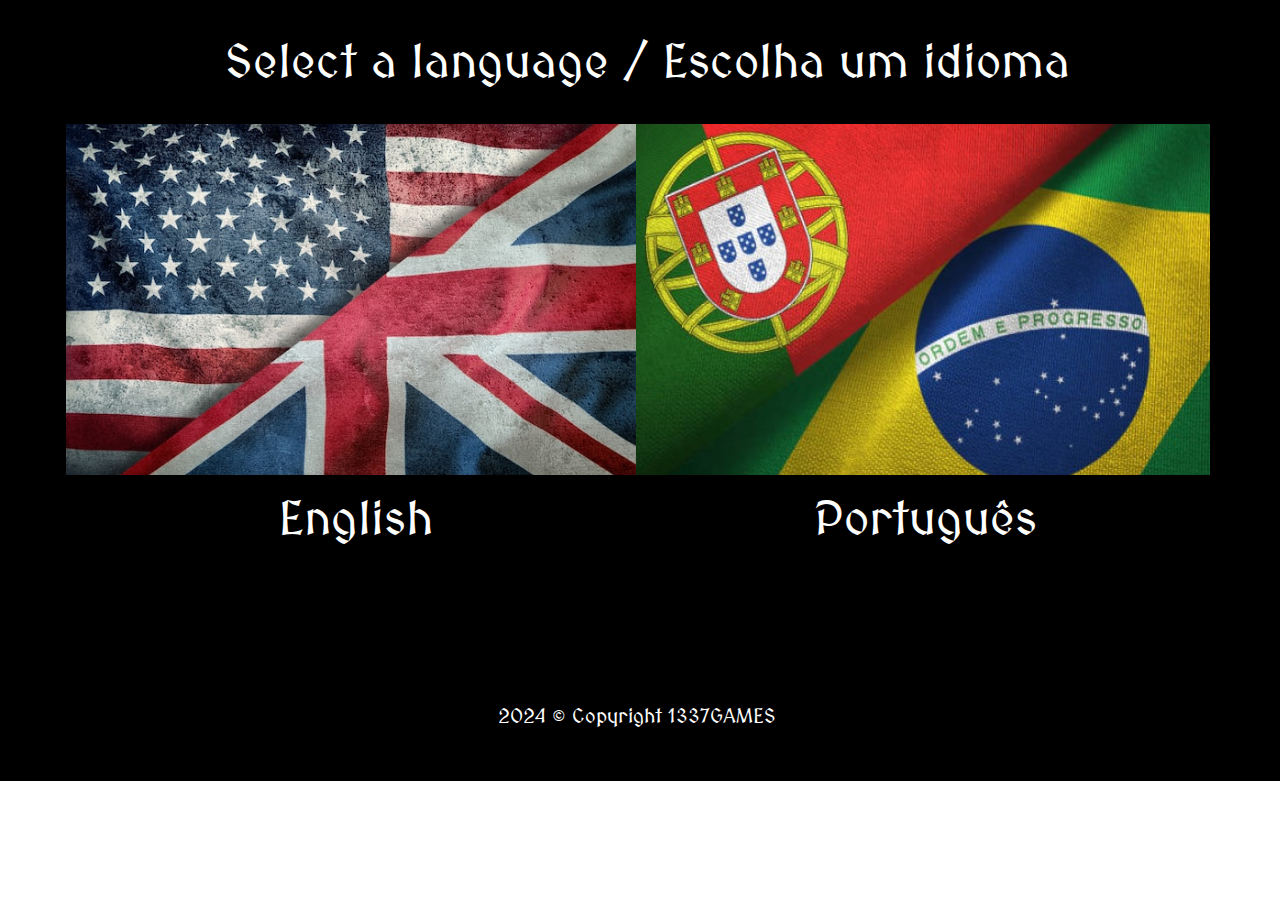
<file: index.html>
<!DOCTYPE html>
<html style="font-size: 16px;" lang="pt"><head>
    <meta name="viewport" content="width=device-width, initial-scale=1.0">
    <meta charset="utf-8">
    <meta name="keywords" content="Português, Who We Are">
    <meta name="description" content="">
    <title>Sel-language</title>
    <link rel="stylesheet" href="nicepage.css" media="screen">
<link rel="stylesheet" href="Sel-language.css" media="screen">
    <script class="u-script" type="text/javascript" src="jquery.js" defer=""></script>
    <script class="u-script" type="text/javascript" src="nicepage.js" defer=""></script>
    <meta name="generator" content="Nicepage 6.2.1, nicepage.com">
    
    <link id="u-theme-google-font" rel="stylesheet" href="https://fonts.googleapis.com/css?family=Roboto:100,100i,300,300i,400,400i,500,500i,700,700i,900,900i|Open+Sans:300,300i,400,400i,500,500i,600,600i,700,700i,800,800i">
    
    
    
    <script type="application/ld+json">{
		"@context": "http://schema.org",
		"@type": "Organization",
		"name": ""
}</script>
    <meta name="theme-color" content="#478ac9">
    <meta property="og:title" content="Sel-language">
    <meta property="og:type" content="website">
  <meta data-intl-tel-input-cdn-path="intlTelInput/"></head>
  <body data-home-page="Sel-language.html" data-home-page-title="Sel-language" data-path-to-root="./" data-include-products="false" class="u-body u-xl-mode" data-lang="pt">
    <section class="u-align-center u-black u-clearfix u-section-1" id="carousel_eaef">
      <div class="u-clearfix u-sheet u-sheet-1">
        <h1 class="u-custom-font u-text u-text-1">&nbsp;Select a language / ​Escolha um idioma</h1><!--blog--><!--blog_options_json--><!--{"type":"Recent","source":"","tags":"","count":""}--><!--/blog_options_json-->
        <div class="u-blog u-expanded-width u-blog-1">
          <div class="u-list-control"></div>
          <div class="u-repeater u-repeater-1"><!--blog_post-->
            <div class="u-blog-post u-repeater-item">
              <div class="u-container-layout u-similar-container u-valign-top u-container-layout-1">
                <img class="u-image u-image-default u-image-1" src="images/bandeira0.jpg" alt="" data-image-width="626" data-image-height="417" data-href="Home.html">
                <h1 class="u-align-center u-custom-font u-text u-text-2">English<br>
                  <br>
                  <br>
                </h1>
              </div>
            </div><!--/blog_post--><!--blog_post-->
            <div class="u-blog-post u-repeater-item">
              <div class="u-container-layout u-similar-container u-valign-top u-container-layout-2">
                <img class="u-image u-image-default u-image-2" src="images/bandeira1.jpg" alt="" data-image-width="626" data-image-height="417" data-href="Página-Inicial.html">
                <h1 class="u-align-center u-custom-font u-text u-text-3">Português</h1>
              </div>
            </div><!--/blog_post-->
          </div>
          <div class="u-list-control"></div>
        </div><!--/blog-->
      </div>
    </section>
    
    
    
    <footer class="u-align-center u-black u-clearfix u-footer u-footer" id="sec-0724"><div class="u-clearfix u-sheet u-sheet-1">
        <p class="u-custom-font u-small-text u-text u-text-variant u-text-1"> 2024 © Copyright 1337GAMES&nbsp;</p>
      </div></footer>
  </body>
</html>
</file>
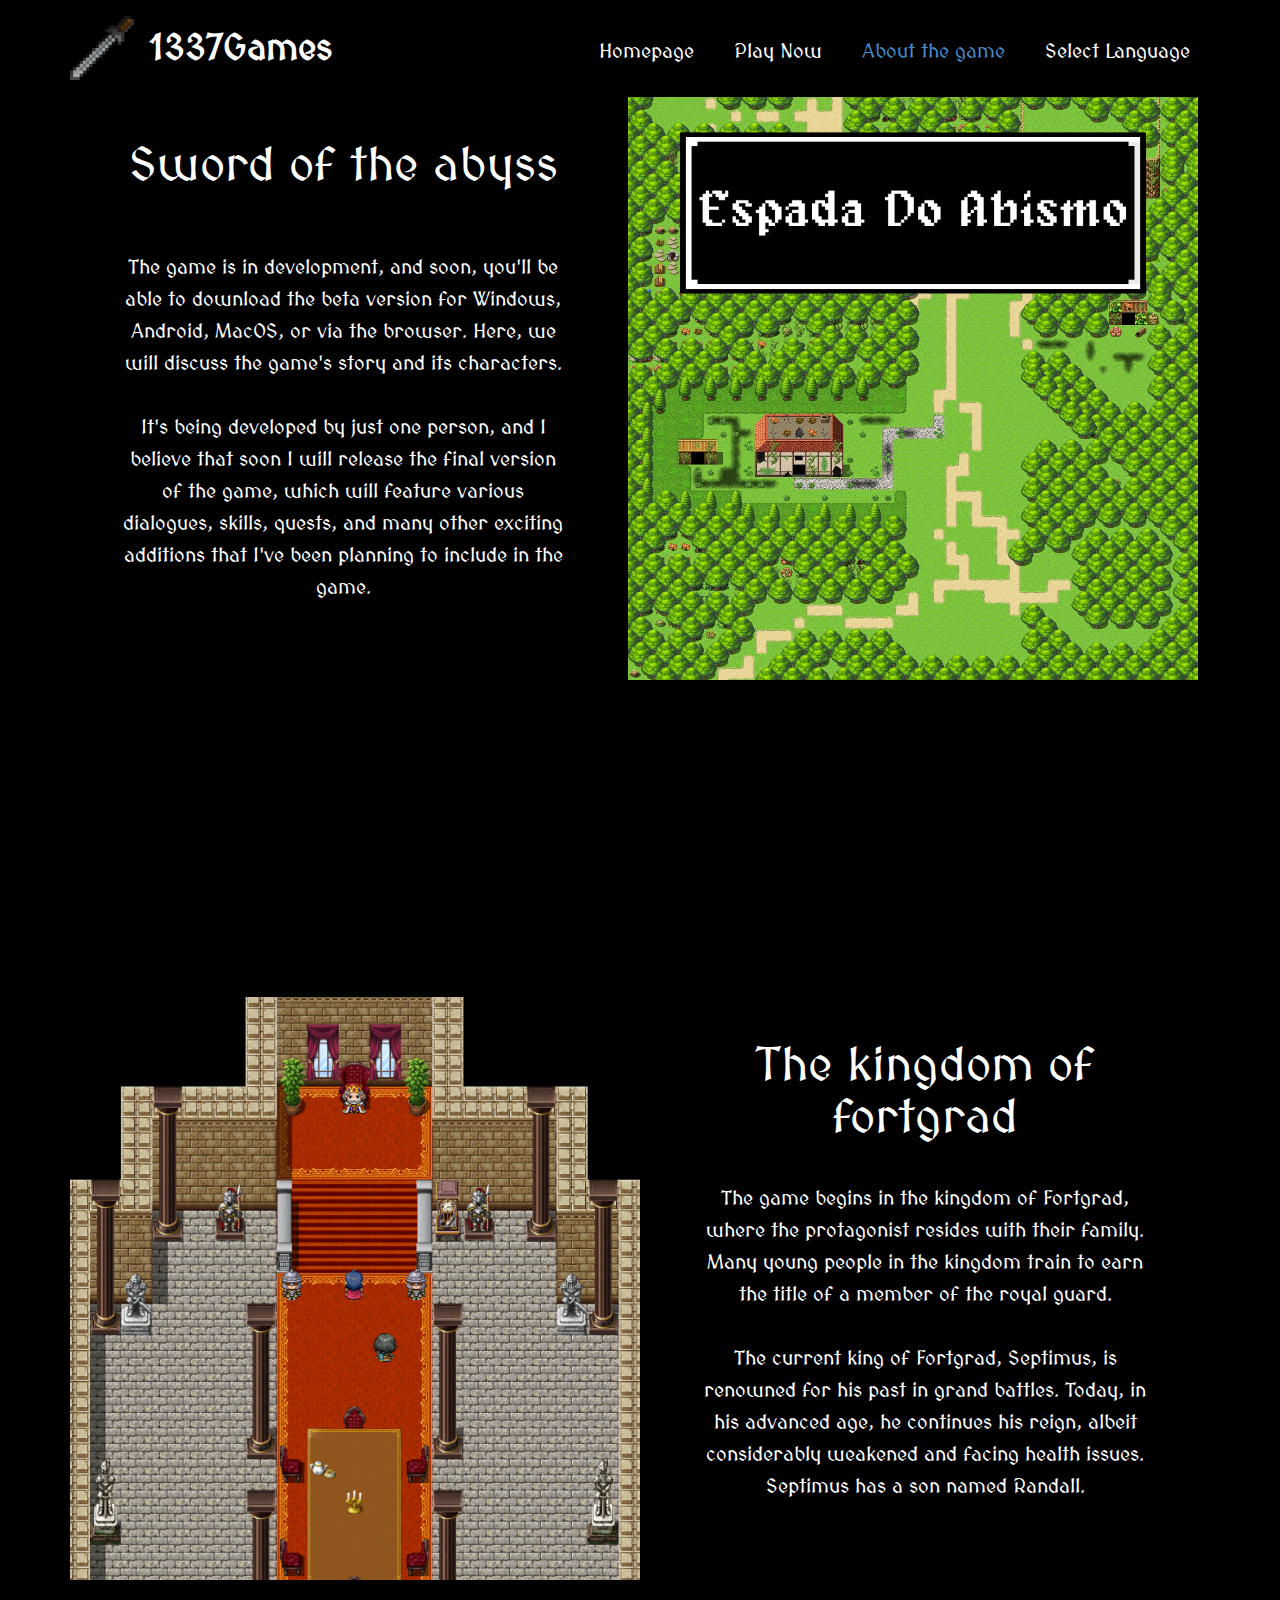
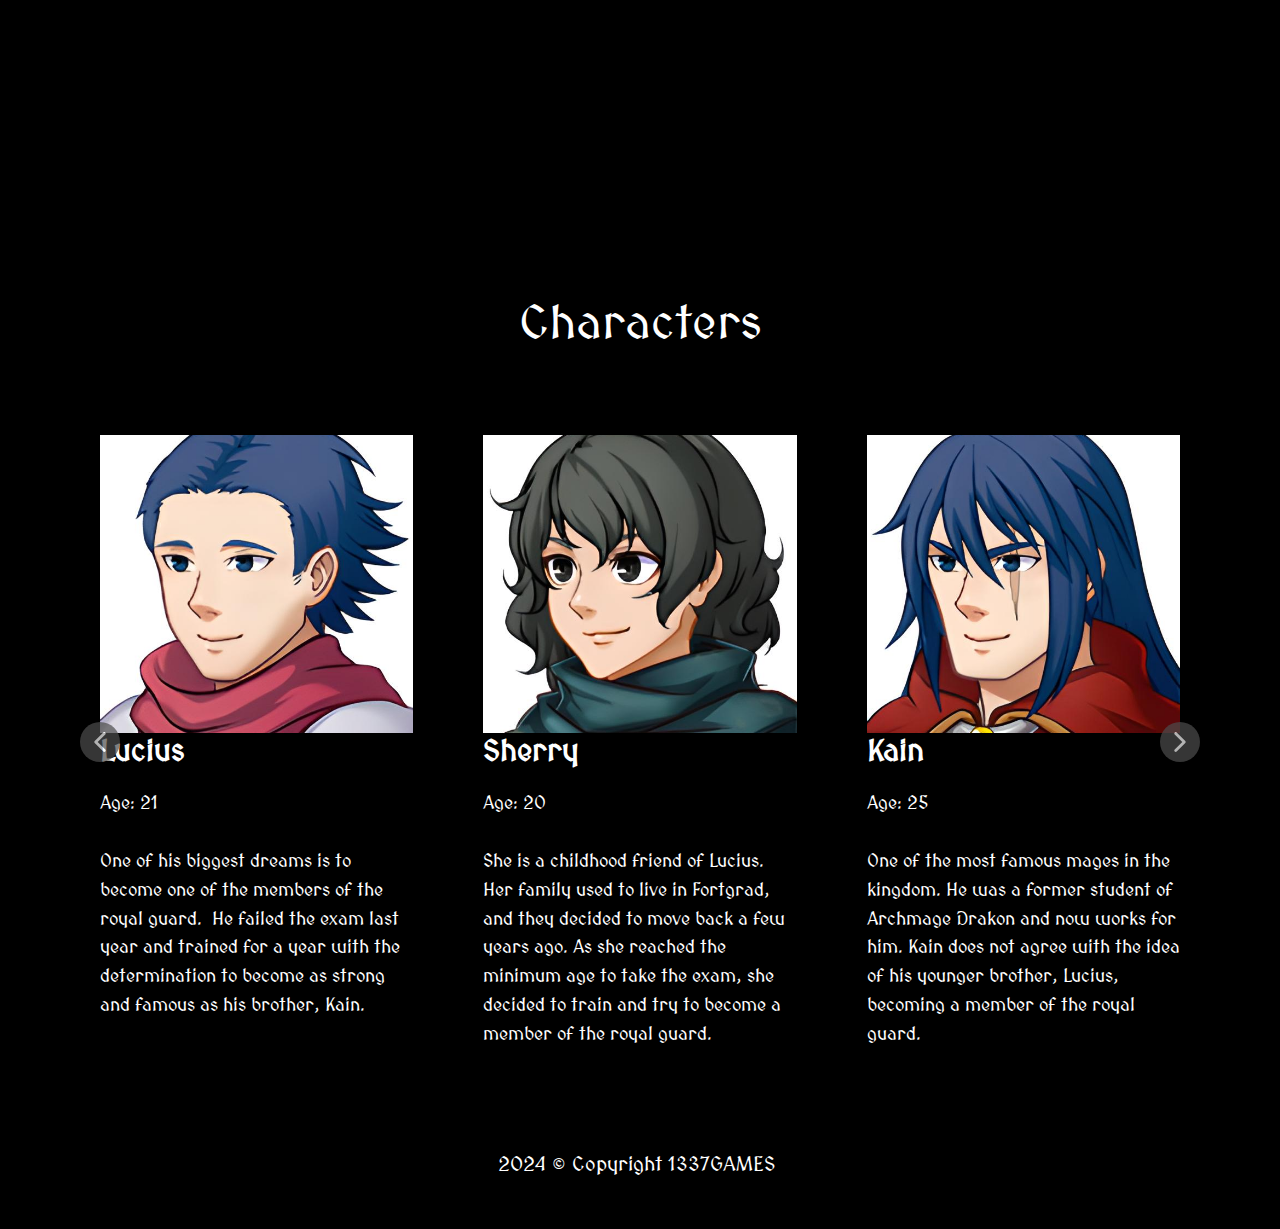
<file: About.html>
<!DOCTYPE html>
<html style="font-size: 16px;" lang="pt"><head>
    <meta name="viewport" content="width=device-width, initial-scale=1.0">
    <meta charset="utf-8">
    <meta name="keywords" content="Espada do Abismo, O reino de Fortgrad, Personagens">
    <meta name="description" content="">
    <title>About</title>
    <link rel="stylesheet" href="nicepage.css" media="screen">
<link rel="stylesheet" href="About.css" media="screen">
    <script class="u-script" type="text/javascript" src="jquery.js" defer=""></script>
    <script class="u-script" type="text/javascript" src="nicepage.js" defer=""></script>
    <meta name="generator" content="Nicepage 6.2.1, nicepage.com">
    
    <link id="u-theme-google-font" rel="stylesheet" href="https://fonts.googleapis.com/css?family=Roboto:100,100i,300,300i,400,400i,500,500i,700,700i,900,900i|Open+Sans:300,300i,400,400i,500,500i,600,600i,700,700i,800,800i">
    
    
    
    
    
    <script type="application/ld+json">{
		"@context": "http://schema.org",
		"@type": "Organization",
		"name": "",
		"logo": "images/sword-pixel-art-radin-121x121.png"
}</script>
    <meta name="theme-color" content="#478ac9">
    <meta property="og:title" content="About">
    <meta property="og:type" content="website">
  <meta data-intl-tel-input-cdn-path="intlTelInput/"></head>
  <body data-path-to-root="./" data-include-products="false" class="u-body u-xl-mode" data-lang="pt"><header class="u-black u-clearfix u-header" id="sec-7770" data-animation-name="" data-animation-duration="0" data-animation-delay="0" data-animation-direction=""><div class="u-clearfix u-sheet u-valign-middle u-sheet-1">
        <a href="Home.html" class="u-image u-logo u-image-1" data-image-width="121" data-image-height="121">
          <img src="images/sword-pixel-art-radin-121x121.png" class="u-logo-image u-logo-image-1">
        </a>
        <p class="u-custom-font u-text u-text-1">1337G​ames </p>
        <nav class="u-menu u-menu-one-level u-offcanvas u-menu-1">
          <div class="menu-collapse u-custom-font" style="font-size: 1.25rem; letter-spacing: 0px; font-family: MedievalSharp-xOZ5;">
            <a class="u-button-style u-custom-left-right-menu-spacing u-custom-padding-bottom u-custom-top-bottom-menu-spacing u-nav-link u-text-active-palette-1-base u-text-hover-palette-2-base" href="#">
              <svg class="u-svg-link" viewBox="0 0 24 24"><use xmlns:xlink="http://www.w3.org/1999/xlink" xlink:href="#menu-hamburger"></use></svg>
              <svg class="u-svg-content" version="1.1" id="menu-hamburger" viewBox="0 0 16 16" x="0px" y="0px" xmlns:xlink="http://www.w3.org/1999/xlink" xmlns="http://www.w3.org/2000/svg"><g><rect y="1" width="16" height="2"></rect><rect y="7" width="16" height="2"></rect><rect y="13" width="16" height="2"></rect>
</g></svg>
            </a>
          </div>
          <div class="u-custom-menu u-nav-container">
            <ul class="u-custom-font u-nav u-unstyled u-nav-1"><li class="u-nav-item"><a class="u-button-style u-nav-link u-text-active-palette-1-base u-text-hover-palette-2-base" href="Home.html" style="padding: 10px 20px;">Homepage</a>
</li><li class="u-nav-item"><a class="u-button-style u-nav-link u-text-active-palette-1-base u-text-hover-palette-2-base" href="Play-Now.html" style="padding: 10px 20px;">Play Now</a>
</li><li class="u-nav-item"><a class="u-button-style u-nav-link u-text-active-palette-1-base u-text-hover-palette-2-base" href="About.html" style="padding: 10px 20px;">About the game</a>
</li><li class="u-nav-item"><a class="u-button-style u-nav-link u-text-active-palette-1-base u-text-hover-palette-2-base" href="index.html" style="padding: 10px 20px;">Select Language</a>
</li></ul>
          </div>
          <div class="u-custom-menu u-nav-container-collapse">
            <div class="u-black u-container-style u-inner-container-layout u-opacity u-opacity-95 u-sidenav">
              <div class="u-inner-container-layout u-sidenav-overflow">
                <div class="u-menu-close"></div>
                <ul class="u-align-center u-nav u-popupmenu-items u-unstyled u-nav-2"><li class="u-nav-item"><a class="u-button-style u-nav-link" href="Página-Inicial.html">Página Inicial</a>
</li><li class="u-nav-item"><a class="u-button-style u-nav-link" href="Jogue-Agora.html">Jogue Agora</a>
</li><li class="u-nav-item"><a class="u-button-style u-nav-link" href="Sobre-o-Jogo.html">Sobre o Jogo</a>
</li></ul>
              </div>
            </div>
            <div class="u-black u-menu-overlay u-opacity u-opacity-70"></div>
          </div>
        </nav>
      </div></header>
    <section class="u-black u-clearfix u-section-1" id="sec-69a2">
      <div class="u-clearfix u-sheet u-sheet-1">
        <div class="custom-expanded data-layout-selected u-clearfix u-gutter-0 u-layout-wrap u-layout-wrap-1">
          <div class="u-layout" style="">
            <div class="u-layout-row" style="">
              <div class="u-align-center u-black u-container-style u-layout-cell u-left-cell u-size-30 u-size-xs-60 u-layout-cell-1" src="">
                <div class="u-container-layout u-valign-top-xs u-container-layout-1">
                  <h2 class="u-custom-font u-text u-text-1">Sword of the abyss</h2>
                  <p class="u-custom-font u-text u-text-white u-text-2"> The game is in development, and soon, you'll be able to download the beta version for Windows, Android, MacOS, or via the browser. Here, we will discuss the game's story and its characters.<br>
                    <br>It's being developed by just one person, and I believe that soon I will release the final version of the game, which will feature various dialogues, skills, quests, and many other exciting additions that I've been planning to include in the game.
                  </p>
                </div>
              </div>
              <div class="u-align-center u-container-style u-image u-layout-cell u-right-cell u-size-30 u-size-xs-60 u-image-1" src="" data-image-width="1080" data-image-height="1200">
                <div class="u-container-layout u-valign-middle u-container-layout-2" src=""></div>
              </div>
            </div>
          </div>
        </div>
      </div>
    </section>
    <section class="u-black u-clearfix u-section-2" id="carousel_9db4">
      <div class="u-clearfix u-sheet u-valign-top u-sheet-1">
        <div class="data-layout-selected u-clearfix u-expanded-width u-gutter-0 u-layout-wrap u-layout-wrap-1">
          <div class="u-layout" style="">
            <div class="u-layout-row" style="">
              <div class="u-align-center u-container-style u-image u-layout-cell u-left-cell u-size-30 u-size-xs-60 u-image-1" src="" data-image-width="778" data-image-height="768">
                <div class="u-container-layout u-valign-middle u-container-layout-1" src=""></div>
              </div>
              <div class="u-align-center u-black u-container-style u-layout-cell u-right-cell u-size-30 u-size-xs-60 u-layout-cell-2" src="">
                <div class="u-container-layout u-valign-top-xs u-container-layout-2">
                  <h2 class="u-custom-font u-text u-text-1">The kingdom of fortgrad</h2>
                  <p class="u-custom-font u-text u-text-white u-text-2"> The game begins in the kingdom of Fortgrad, where the protagonist resides with their family. Many young people in the kingdom train to earn the title of a member of the royal guard.<br>
                    <br>The current king of Fortgrad, Septimus, is renowned for his past in grand battles. Today, in his advanced age, he continues his reign, albeit considerably weakened and facing health issues. Septimus has a son named Randall.<br>
                  </p>
                </div>
              </div>
            </div>
          </div>
        </div>
      </div>
    </section>
    <section class="u-align-center u-black u-clearfix u-section-3" id="sec-2de3">
      <div class="u-clearfix u-sheet u-valign-bottom u-sheet-1">
        <h2 class="u-custom-font u-text u-text-default u-text-1">Characters</h2>
        <div class="u-expanded-width u-layout-horizontal u-list u-list-1">
          <div class="u-repeater u-repeater-1">
            <div class="u-align-left u-container-style u-list-item u-repeater-item">
              <div class="u-container-layout u-similar-container u-container-layout-1">
                <img class="u-expanded-width u-image u-image-default u-image-1" alt="" data-image-width="572" data-image-height="572" src="images/lucius1.png">
                <h4 class="u-custom-font u-text u-text-2">Lucius</h4>
                <p class="u-custom-font u-text u-text-3"> Age: 21<br>
                  <br>One of his biggest dreams is to become one of the members of the royal guard.&nbsp; He failed the exam last year and trained for a year with the determination to become as strong and famous as his brother, Kain.<br>
                </p>
              </div>
            </div>
            <div class="u-align-left u-container-style u-list-item u-repeater-item">
              <div class="u-container-layout u-similar-container u-container-layout-2">
                <img class="u-expanded-width u-image u-image-default u-image-2" alt="" data-image-width="572" data-image-height="572" src="images/sherry1.png">
                <h4 class="u-custom-font u-text u-text-4">Sherry</h4>
                <p class="u-custom-font u-text u-text-5"> Age: 20<br>
                  <br>She is a childhood friend of Lucius. Her family used to live in Fortgrad, and they decided to move back a few years ago. As she reached the minimum age to take the exam, she decided to train and try to become a member of the royal guard.<br>
                </p>
              </div>
            </div>
            <div class="u-align-left u-container-style u-list-item u-repeater-item">
              <div class="u-container-layout u-similar-container u-container-layout-3">
                <img class="u-expanded-width u-image u-image-default u-image-3" alt="" data-image-width="572" data-image-height="572" src="images/kain1.png">
                <h4 class="u-custom-font u-text u-text-6">Kain</h4>
                <p class="u-custom-font u-text u-text-7"> Age: 25<br>
                  <br>One of the most famous mages in the kingdom. He was a former student of Archmage Drakon and now works for him. Kain does not agree with the idea of his younger brother, Lucius, becoming a member of the royal guard.
                </p>
              </div>
            </div>
          </div>
          <a class="u-absolute-vcenter u-gallery-nav u-gallery-nav-prev u-grey-70 u-icon-circle u-opacity u-opacity-70 u-spacing-10 u-text-white u-gallery-nav-1" href="#" role="button">
            <span aria-hidden="true">
              <svg viewBox="0 0 451.847 451.847"><path d="M97.141,225.92c0-8.095,3.091-16.192,9.259-22.366L300.689,9.27c12.359-12.359,32.397-12.359,44.751,0
c12.354,12.354,12.354,32.388,0,44.748L173.525,225.92l171.903,171.909c12.354,12.354,12.354,32.391,0,44.744
c-12.354,12.365-32.386,12.365-44.745,0l-194.29-194.281C100.226,242.115,97.141,234.018,97.141,225.92z"></path></svg>
            </span>
            <span class="sr-only">
              <svg viewBox="0 0 451.847 451.847"><path d="M97.141,225.92c0-8.095,3.091-16.192,9.259-22.366L300.689,9.27c12.359-12.359,32.397-12.359,44.751,0
c12.354,12.354,12.354,32.388,0,44.748L173.525,225.92l171.903,171.909c12.354,12.354,12.354,32.391,0,44.744
c-12.354,12.365-32.386,12.365-44.745,0l-194.29-194.281C100.226,242.115,97.141,234.018,97.141,225.92z"></path></svg>
            </span>
          </a>
          <a class="u-absolute-vcenter u-gallery-nav u-gallery-nav-next u-grey-70 u-icon-circle u-opacity u-opacity-70 u-spacing-10 u-text-white u-gallery-nav-2" href="#" role="button">
            <span aria-hidden="true">
              <svg viewBox="0 0 451.846 451.847"><path d="M345.441,248.292L151.154,442.573c-12.359,12.365-32.397,12.365-44.75,0c-12.354-12.354-12.354-32.391,0-44.744
L278.318,225.92L106.409,54.017c-12.354-12.359-12.354-32.394,0-44.748c12.354-12.359,32.391-12.359,44.75,0l194.287,194.284
c6.177,6.18,9.262,14.271,9.262,22.366C354.708,234.018,351.617,242.115,345.441,248.292z"></path></svg>
            </span>
            <span class="sr-only">
              <svg viewBox="0 0 451.846 451.847"><path d="M345.441,248.292L151.154,442.573c-12.359,12.365-32.397,12.365-44.75,0c-12.354-12.354-12.354-32.391,0-44.744
L278.318,225.92L106.409,54.017c-12.354-12.359-12.354-32.394,0-44.748c12.354-12.359,32.391-12.359,44.75,0l194.287,194.284
c6.177,6.18,9.262,14.271,9.262,22.366C354.708,234.018,351.617,242.115,345.441,248.292z"></path></svg>
            </span>
          </a>
        </div>
      </div>
    </section>
    
    
    
    <footer class="u-align-center u-black u-clearfix u-footer u-footer" id="sec-0724"><div class="u-clearfix u-sheet u-sheet-1">
        <p class="u-custom-font u-small-text u-text u-text-variant u-text-1"> 2024 © Copyright 1337GAMES&nbsp;</p>
      </div></footer>
    </section>
  
</body></html>
</file>
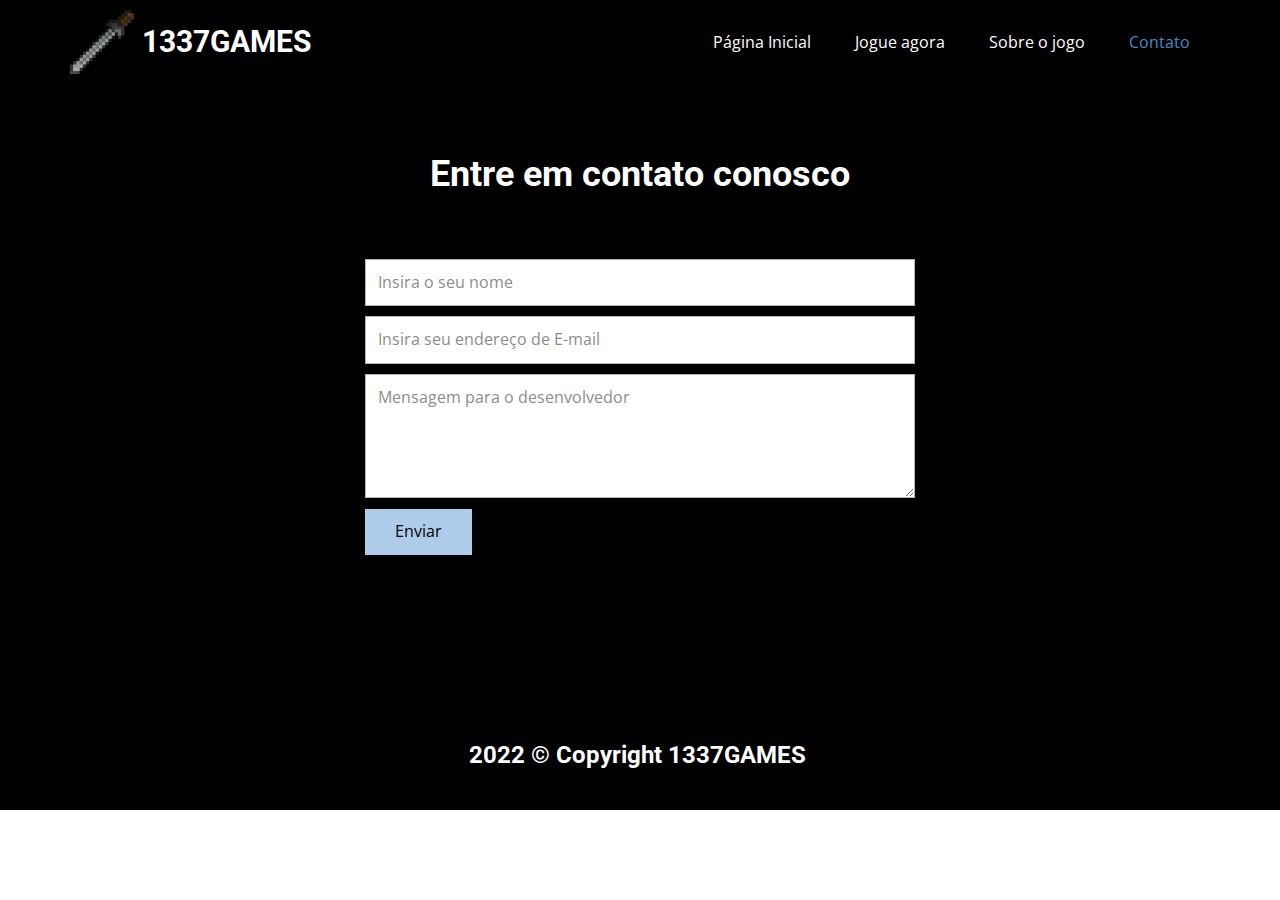
<file: Contato.html>
<!DOCTYPE html>
<html style="font-size: 16px;">

<head>
  <meta name="viewport" content="width=device-width, initial-scale=1.0">
  <meta charset="utf-8">
  <meta name="keywords" content="Entre em contato conosco">
  <meta name="description" content="">
  <meta name="page_type" content="np-template-header-footer-from-plugin">
  <title>Contato</title>
  <link rel="stylesheet" href="style.css" media="screen">
  <link rel="stylesheet" href="Contato.css" media="screen">
  <script class="u-script" type="text/javascript" src="jquery.js" defer=""></script>
  <script class="u-script" type="text/javascript" src="script.js" defer=""></script>
  <link id="u-theme-google-font" rel="stylesheet"
    href="https://fonts.googleapis.com/css?family=Roboto:100,100i,300,300i,400,400i,500,500i,700,700i,900,900i|Open+Sans:300,300i,400,400i,500,500i,600,600i,700,700i,800,800i">


  <script type="application/ld+json">{
		"@context": "http://schema.org",
		"@type": "Organization",
		"name": "",
		"logo": "images/sword-pixel-art-radin-121x121.png"
}</script>
  <meta name="theme-color" content="#478ac9">
  <meta property="og:title" content="Contato">
  <meta property="og:type" content="website">
</head>

<body class="u-body u-xl-mode">
  <header class="u-black u-clearfix u-header u-header" id="sec-1a02">
    <div class="u-clearfix u-sheet u-sheet-1">
      <a href="Página-Inicial.html" class="u-image u-logo u-image-1" data-image-width="150" data-image-height="150">
        <img src="images/sword-pixel-art-radin-121x121.png" class="u-logo-image u-logo-image-1">
      </a>
      <nav class="u-menu u-menu-dropdown u-offcanvas u-menu-1">
        <div class="menu-collapse" style="font-size: 1rem; letter-spacing: 0px;">
          <a class="u-button-style u-custom-left-right-menu-spacing u-custom-padding-bottom u-custom-top-bottom-menu-spacing u-nav-link u-text-active-palette-1-base u-text-hover-palette-2-base"
            href="#">
            <svg class="u-svg-link" viewBox="0 0 24 24">
              <use xmlns:xlink="http://www.w3.org/1999/xlink" xlink:href="#menu-hamburger"></use>
            </svg>
            <svg class="u-svg-content" version="1.1" id="menu-hamburger" viewBox="0 0 16 16" x="0px" y="0px"
              xmlns:xlink="http://www.w3.org/1999/xlink" xmlns="http://www.w3.org/2000/svg">
              <g>
                <rect y="1" width="16" height="2"></rect>
                <rect y="7" width="16" height="2"></rect>
                <rect y="13" width="16" height="2"></rect>
              </g>
            </svg>
          </a>
        </div>
        <div class="u-custom-menu u-nav-container">
          <ul class="u-nav u-unstyled u-nav-1">
            <li class="u-nav-item"><a
                class="u-button-style u-nav-link u-text-active-palette-1-base u-text-hover-palette-2-base"
                href="Página-Inicial.html" style="padding: 10px 20px;">Página Inicial</a>
            </li>
            <li class="u-nav-item"><a
                class="u-button-style u-nav-link u-text-active-palette-1-base u-text-hover-palette-2-base"
                href="Jogue-agora.html" style="padding: 10px 20px;">Jogue agora</a>
            </li>
            <li class="u-nav-item"><a
                class="u-button-style u-nav-link u-text-active-palette-1-base u-text-hover-palette-2-base"
                href="Sobre-o-jogo.html" style="padding: 10px 20px;">Sobre o jogo</a>
            </li>
            <li class="u-nav-item"><a
                class="u-button-style u-nav-link u-text-active-palette-1-base u-text-hover-palette-2-base"
                href="Contato.html" style="padding: 10px 20px;">Contato</a>
            </li>
          </ul>
        </div>
        <div class="u-custom-menu u-nav-container-collapse">
          <div class="u-black u-container-style u-inner-container-layout u-opacity u-opacity-95 u-sidenav">
            <div class="u-inner-container-layout u-sidenav-overflow">
              <div class="u-menu-close"></div>
              <ul class="u-align-center u-nav u-popupmenu-items u-unstyled u-nav-2">
                <li class="u-nav-item"><a class="u-button-style u-nav-link" href="Página-Inicial.html">Página
                    Inicial</a>
                </li>
                <li class="u-nav-item"><a class="u-button-style u-nav-link" href="Jogue-agora.html">Jogue agora</a>
                </li>
                <li class="u-nav-item"><a class="u-button-style u-nav-link" href="Sobre-o-jogo.html">Sobre o jogo</a>
                </li>
                <li class="u-nav-item"><a class="u-button-style u-nav-link">Contato</a>
                </li>
              </ul>
            </div>
          </div>
          <div class="u-black u-menu-overlay u-opacity u-opacity-70"></div>
        </div>
      </nav>
      <h3 class="u-headline u-text u-text-default u-text-white u-text-1">
        <a href="Página-Inicial.html">1337Games<span style="font-weight: 700;"></span>
        </a>
      </h3>
    </div>
  </header>
  <section class="u-align-center u-black u-clearfix u-section-1" id="sec-c3ac">
    <div class="u-clearfix u-sheet u-sheet-1">
      <h2 class="u-text u-text-default u-text-1">Entre em contato conosco</h2>
      <div class="u-form u-form-1">
        <form action="#" method="POST" class="u-clearfix u-form-spacing-10 u-form-vertical u-inner-form"
          style="padding: 10px" source="email" name="form">
          <div class="u-form-group u-form-name u-label-none">
            <label for="name-3b9a" class="u-label">Nome</label>
            <input type="text" placeholder="Insira o seu nome" id="name-3b9a" name="name"
              class="u-border-1 u-border-grey-30 u-input u-input-rectangle u-white" required="">
          </div>
          <div class="u-form-email u-form-group u-label-none">
            <label for="email-3b9a" class="u-label">Email</label>
            <input type="email" placeholder="Insira seu endereço de E-mail" id="email-3b9a" name="email"
              class="u-border-1 u-border-grey-30 u-input u-input-rectangle u-white" required="">
          </div>
          <div class="u-form-group u-form-message u-label-none">
            <label for="message-3b9a" class="u-label">Mensagem</label>
            <textarea placeholder="Mensagem para o desenvolvedor" rows="4" cols="50" id="message-3b9a" name="message"
              class="u-border-1 u-border-grey-30 u-input u-input-rectangle u-white" required=""></textarea>
          </div>
          <div class="u-align-left u-form-group u-form-submit">
            <a href="#" class="u-btn u-btn-submit u-button-style">Enviar</a>
            <input type="submit" value="submit" class="u-form-control-hidden">
          </div>
          <div class="u-form-send-message u-form-send-success"> Obrigado, sua mensagem foi enviada com sucesso </div>
          <div class="u-form-send-error u-form-send-message">Erro.</div>
          <input type="hidden" value="" name="recaptchaResponse">
        </form>
      </div>
    </div>
  </section>


  <footer class="u-align-center u-black u-clearfix u-footer u-footer" id="sec-4c7e">
    <div class="u-clearfix u-sheet u-sheet-1">
      <h4 class="u-text u-text-1"> 2022&nbsp;© Copyright 1337GAMES&nbsp;</h4>
    </div>
  </footer>
</body>

</html>
</file>
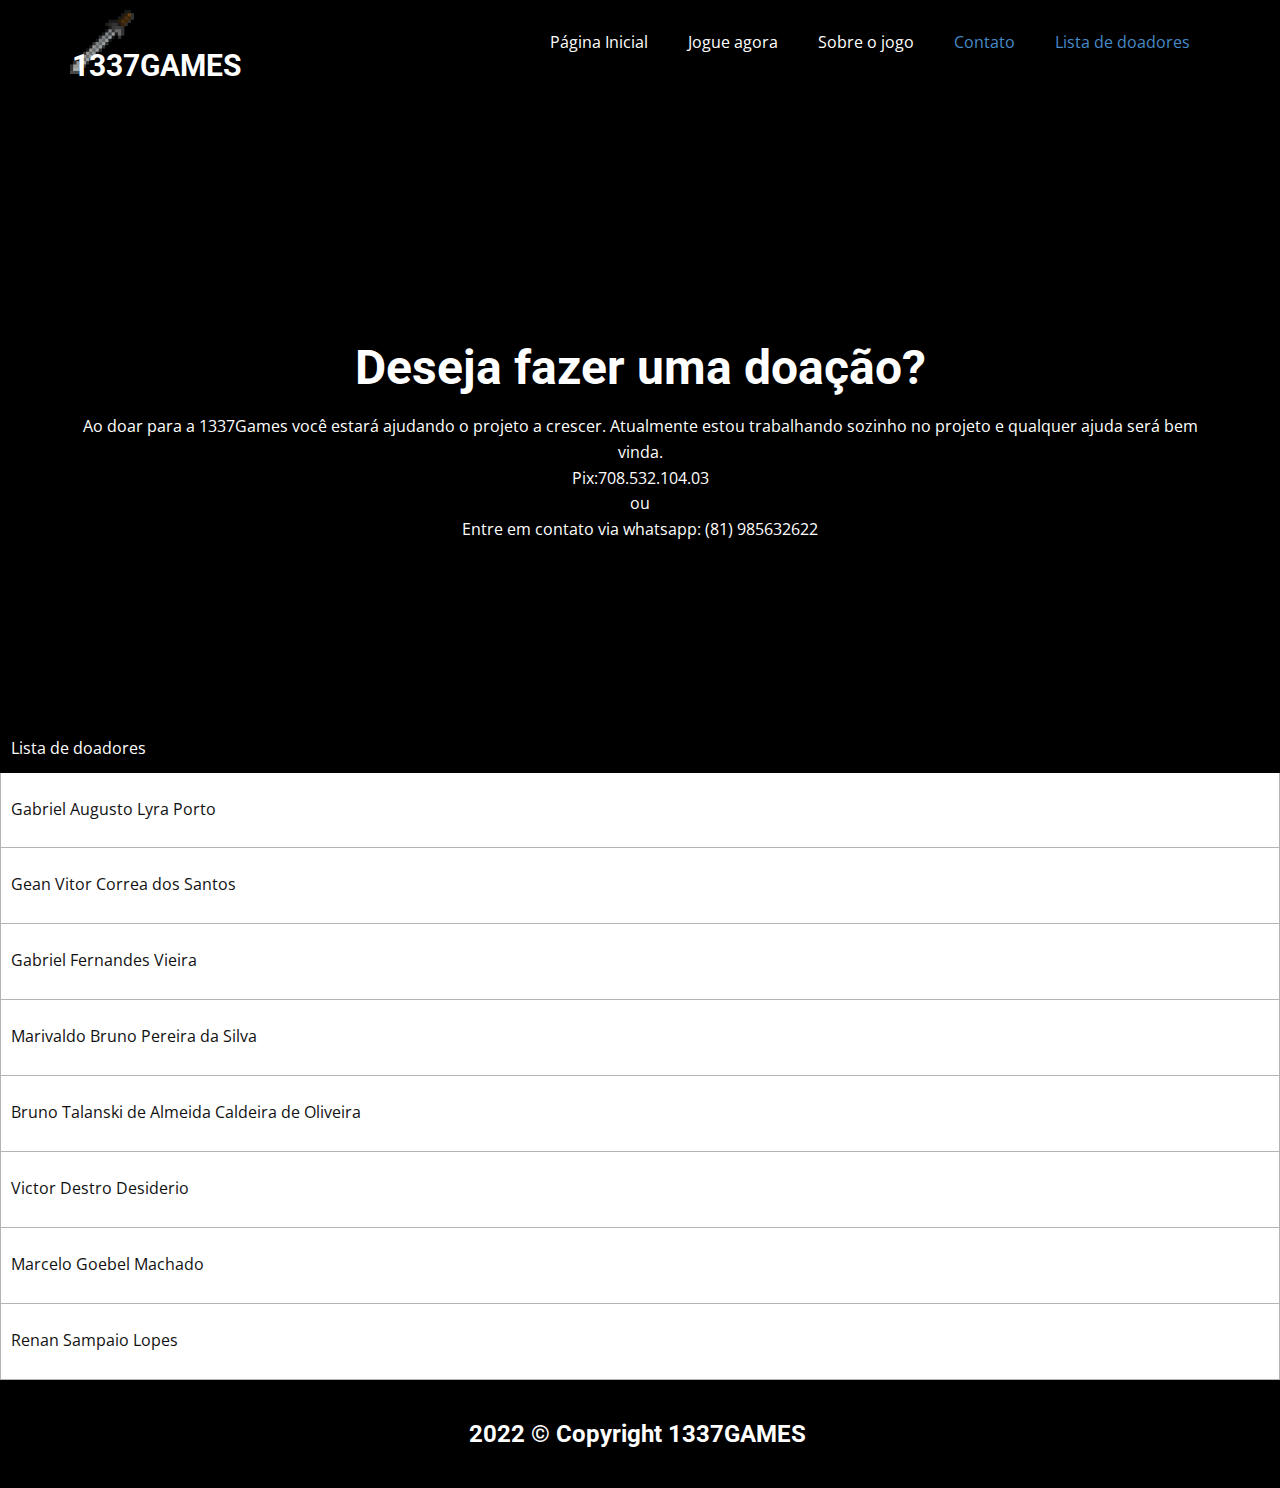
<file: donation.html>
<!DOCTYPE html>
<html style="font-size: 16px;">

<head>
  <meta name="viewport" content="width=device-width, initial-scale=1.0">
  <meta charset="utf-8">
  <meta name="keywords" content="Entre em contato conosco">
  <meta name="description" content="">
  <meta name="page_type" content="np-template-header-footer-from-plugin">
  <title>Contato</title>
  <link rel="stylesheet" href="style.css" media="screen">
  <link rel="stylesheet" href="Contato.css" media="screen">
  <script class="u-script" type="text/javascript" src="jquery.js" defer=""></script>
  <script class="u-script" type="text/javascript" src="script.js" defer=""></script>
  <link id="u-theme-google-font" rel="stylesheet"
    href="https://fonts.googleapis.com/css?family=Roboto:100,100i,300,300i,400,400i,500,500i,700,700i,900,900i|Open+Sans:300,300i,400,400i,500,500i,600,600i,700,700i,800,800i">


  <script type="application/ld+json">{
		"@context": "http://schema.org",
		"@type": "Organization",
		"name": "",
		"logo": "images/sword-pixel-art-radin-121x121.png"
}</script>
  <meta name="theme-color" content="#478ac9">
  <meta property="og:title" content="Contato">
  <meta property="og:type" content="website">
</head>

<body class="u-body u-xl-mode">
  <header class="u-black u-clearfix u-header u-header" id="sec-1a02">
    <div class="u-clearfix u-sheet u-sheet-1">
      <a href="Página-Inicial.html" class="u-image u-logo u-image-1" data-image-width="150" data-image-height="150">
        <img src="images/sword-pixel-art-radin-121x121.png" class="u-logo-image u-logo-image-1">
      </a>
      <nav class="u-menu u-menu-dropdown u-offcanvas u-menu-1">
        <div class="menu-collapse" style="font-size: 1rem; letter-spacing: 0px;">
          <a class="u-button-style u-custom-left-right-menu-spacing u-custom-padding-bottom u-custom-top-bottom-menu-spacing u-nav-link u-text-active-palette-1-base u-text-hover-palette-2-base"
            href="#">
            <svg class="u-svg-link" viewBox="0 0 24 24">
              <use xmlns:xlink="http://www.w3.org/1999/xlink" xlink:href="#menu-hamburger"></use>
            </svg>
            <svg class="u-svg-content" version="1.1" id="menu-hamburger" viewBox="0 0 16 16" x="0px" y="0px"
              xmlns:xlink="http://www.w3.org/1999/xlink" xmlns="http://www.w3.org/2000/svg">
              <g>
                <rect y="1" width="16" height="2"></rect>
                <rect y="7" width="16" height="2"></rect>
                <rect y="13" width="16" height="2"></rect>
              </g>
            </svg>
          </a>
        </div>
        <div class="u-custom-menu u-nav-container">
          <ul class="u-nav u-unstyled u-nav-1"><li class="u-nav-item"><a class="u-button-style u-nav-link u-text-active-palette-1-base u-text-hover-palette-2-base" href="Página-Inicial.html" style="padding: 10px 20px;">Página Inicial</a>
</li><li class="u-nav-item"><a class="u-button-style u-nav-link u-text-active-palette-1-base u-text-hover-palette-2-base" href="Jogue-agora.html" style="padding: 10px 20px;">Jogue agora</a>
</li><li class="u-nav-item"><a class="u-button-style u-nav-link u-text-active-palette-1-base u-text-hover-palette-2-base" href="Sobre-o-jogo.html" style="padding: 10px 20px;">Sobre o jogo</a>
</li><li class="u-nav-item"><a class="u-button-style u-nav-link u-text-active-palette-1-base u-text-hover-palette-2-base" href="Contato.html" style="padding: 10px 20px;">Contato</a>
</li><li class="u-nav-item"><a class="u-button-style u-nav-link u-text-active-palette-1-base u-text-hover-palette-2-base" href="donation.html" style="padding: 10px 20px;">Lista de doadores</a>
      </li></ul>
        </div>
          <div class="u-black u-menu-overlay u-opacity u-opacity-70"></div>
        </div>
      </nav>
      <h3 class="u-headline u-text u-text-default u-text-white u-text-1">
        <a href="Página-Inicial.html">1337Games<span style="font-weight: 700;"></span>
        </a>
      </h3>
    </div>
  </header>
  <div class="u-black u-menu-overlay u-opacity u-opacity-70"></div>
          </div>
        </nav>
      </div></header>
    <section class="u-align-center u-black u-clearfix u-section-1" id="sec-16dd">
      <div class="u-clearfix u-sheet u-valign-middle u-sheet-1">
        <h1 class="u-text u-text-default u-text-1">Deseja fazer uma doação?</h1>
        <p class="u-text u-text-2">Ao doar para a 1337Games você estará ajudando o projeto a crescer. Atualmente estou trabalhando sozinho no projeto e qualquer ajuda será bem vinda.<br>Pix:708.532.104.03<br>ou<br>Entre em contato via whatsapp: (81) 985632622
        </p>
      </div>
    </section>
  <div class="u-expanded-width u-table u-table-responsive u-table-1">
    <table class="u-table-entity u-table-entity-1">
      <colgroup>
        <col width="100%">
      </colgroup>
      <thead class="u-black u-table-header u-table-header-1">
        <tr style="height: 21px;">
          <th class="u-black u-border-1 u-border-black u-table-cell u-table-cell-1">Lista de doadores</th>
        </tr>
      </thead>
      <tbody class="u-table-body">
        <tr style="height: 75px;">
          <td class="u-border-1 u-border-grey-30 u-table-cell">Gabriel Augusto Lyra Porto</td>
        </tr>
        <tr style="height: 76px;">
          <td class="u-border-1 u-border-grey-30 u-table-cell">Gean Vitor Correa dos Santos</td>
        </tr>
        <tr style="height: 76px;">
          <td class="u-border-1 u-border-grey-30 u-table-cell">Gabriel Fernandes Vieira</td>
        </tr>
        <tr style="height: 76px;">
          <td class="u-border-1 u-border-grey-30 u-table-cell">Marivaldo Bruno Pereira da Silva</td>
        </tr>
        <tr style="height: 76px;">
          <td class="u-border-1 u-border-grey-30 u-table-cell">Bruno Talanski de Almeida Caldeira de Oliveira&nbsp;</td>
        </tr>
        <tr style="height: 76px;">
          <td class="u-border-1 u-border-grey-30 u-table-cell">Victor Destro Desiderio</td>
        </tr>
        <tr style="height: 76px;">
          <td class="u-border-1 u-border-grey-30 u-table-cell">Marcelo Goebel Machado</td>
        </tr>
        <tr style="height: 76px;">
          <td class="u-border-1 u-border-grey-30 u-table-cell"> Renan Sampaio Lopes</td>
        </tr>
      </tbody>
    </table>
  </div>
  </section>


  <footer class="u-align-center u-black u-clearfix u-footer u-footer" id="sec-4c7e">
    <div class="u-clearfix u-sheet u-sheet-1">
      <h4 class="u-text u-text-1"> 2022&nbsp;© Copyright 1337GAMES&nbsp;</h4>
    </div>
  </footer>
</body>

</html>
</file>
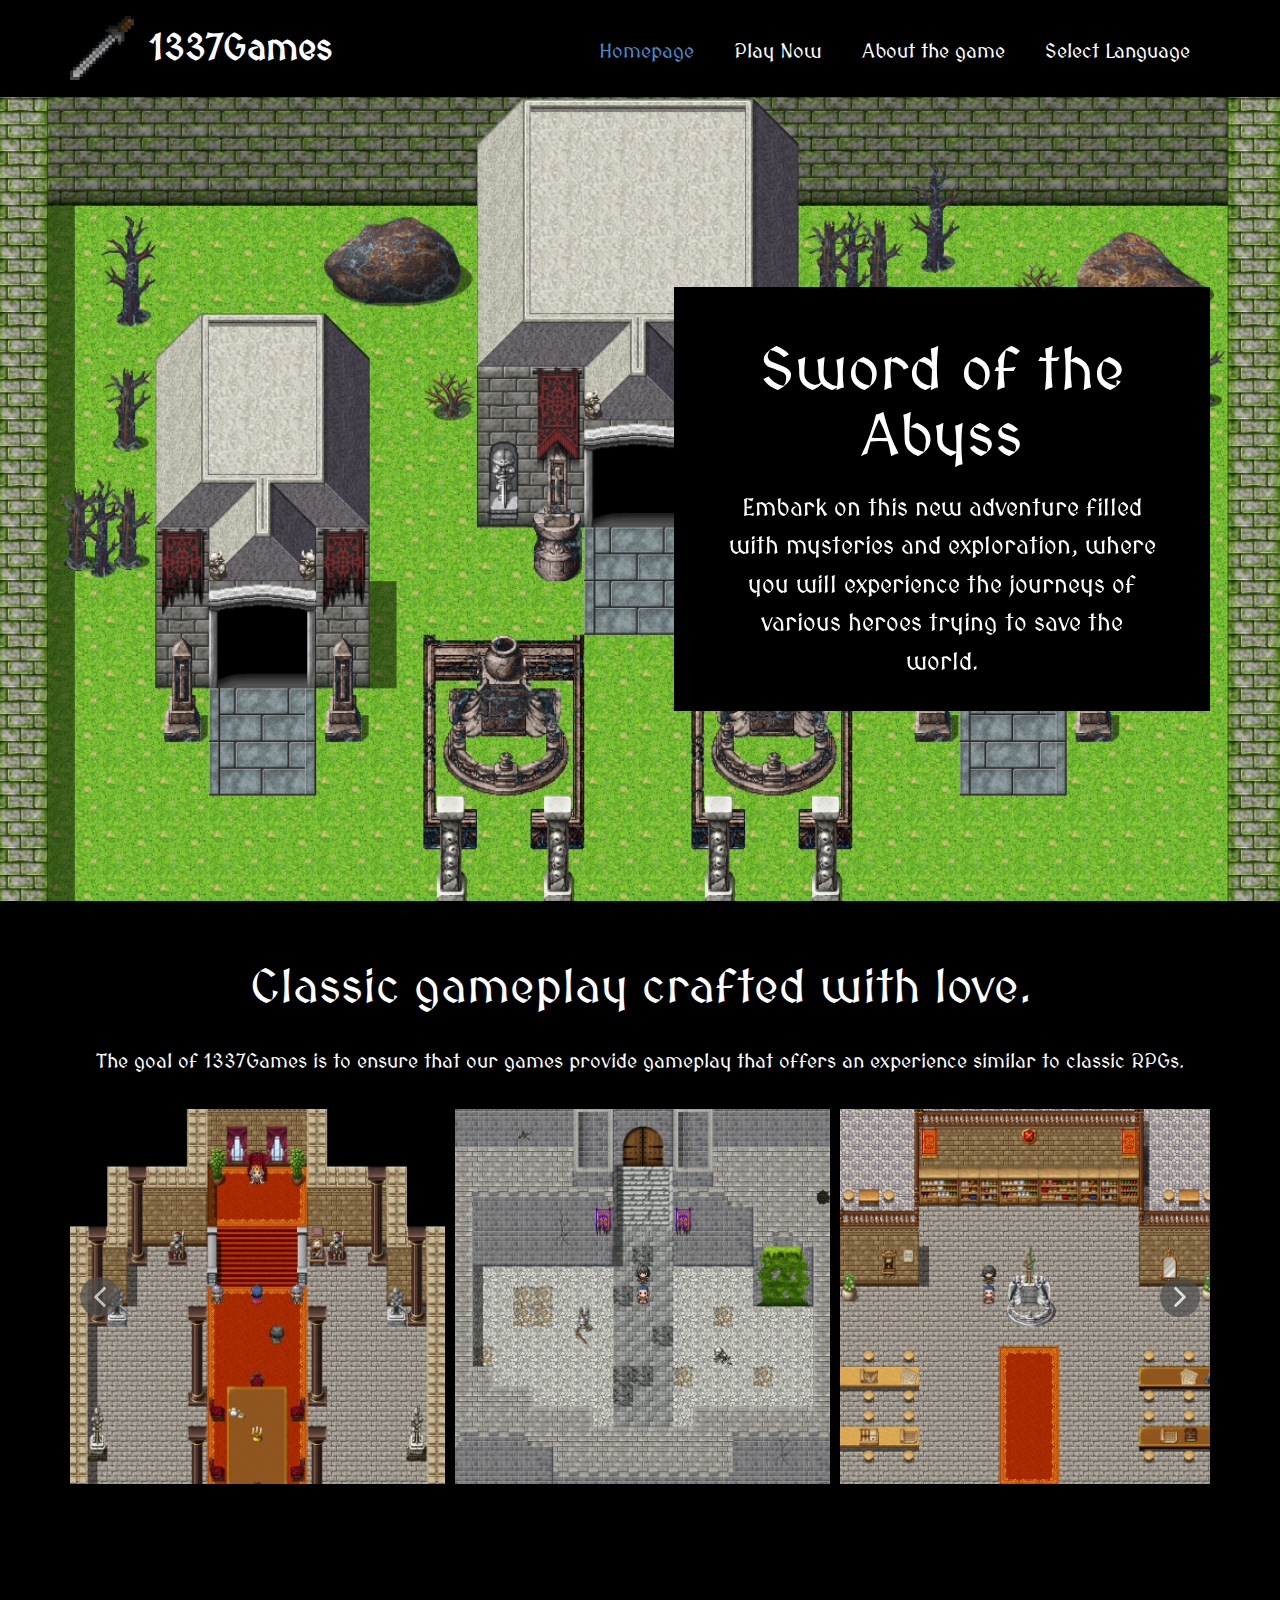
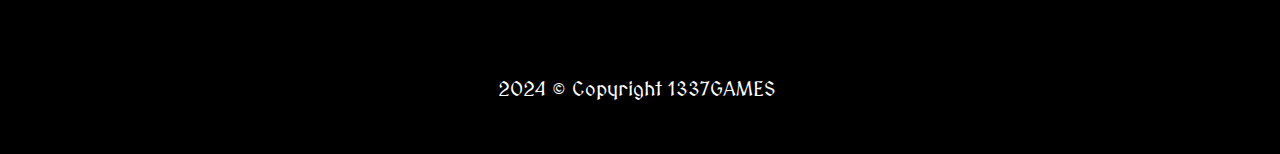
<file: Home.html>
<!DOCTYPE html>
<html style="font-size: 16px;" lang="pt"><head>
    <meta name="viewport" content="width=device-width, initial-scale=1.0">
    <meta charset="utf-8">
    <meta name="keywords" content="Where to start?">
    <meta name="description" content="">
    <title>Home</title>
    <link rel="stylesheet" href="nicepage.css" media="screen">
<link rel="stylesheet" href="Home.css" media="screen">
    <script class="u-script" type="text/javascript" src="jquery.js" defer=""></script>
    <script class="u-script" type="text/javascript" src="nicepage.js" defer=""></script>
    <meta name="generator" content="Nicepage 6.2.1, nicepage.com">
    
    <link id="u-theme-google-font" rel="stylesheet" href="https://fonts.googleapis.com/css?family=Roboto:100,100i,300,300i,400,400i,500,500i,700,700i,900,900i|Open+Sans:300,300i,400,400i,500,500i,600,600i,700,700i,800,800i">
    
    
    
    
    <script type="application/ld+json">{
		"@context": "http://schema.org",
		"@type": "Organization",
		"name": "",
		"logo": "images/sword-pixel-art-radin-121x121.png"
}</script>
    <meta name="theme-color" content="#478ac9">
    <meta property="og:title" content="Home">
    <meta property="og:type" content="website">
  <meta data-intl-tel-input-cdn-path="intlTelInput/"></head>
  <body data-path-to-root="./" data-include-products="false" class="u-body u-xl-mode" data-lang="pt"><header class="u-black u-clearfix u-header" id="sec-7770" data-animation-name="" data-animation-duration="0" data-animation-delay="0" data-animation-direction=""><div class="u-clearfix u-sheet u-valign-middle u-sheet-1">
        <a href="Home.html" class="u-image u-logo u-image-1" data-image-width="121" data-image-height="121">
          <img src="images/sword-pixel-art-radin-121x121.png" class="u-logo-image u-logo-image-1">
        </a>
        <p class="u-custom-font u-text u-text-1">1337G​ames </p>
        <nav class="u-menu u-menu-one-level u-offcanvas u-menu-1">
          <div class="menu-collapse u-custom-font" style="font-size: 1.25rem; letter-spacing: 0px; font-family: MedievalSharp-xOZ5;">
            <a class="u-button-style u-custom-left-right-menu-spacing u-custom-padding-bottom u-custom-top-bottom-menu-spacing u-nav-link u-text-active-palette-1-base u-text-hover-palette-2-base" href="#">
              <svg class="u-svg-link" viewBox="0 0 24 24"><use xmlns:xlink="http://www.w3.org/1999/xlink" xlink:href="#menu-hamburger"></use></svg>
              <svg class="u-svg-content" version="1.1" id="menu-hamburger" viewBox="0 0 16 16" x="0px" y="0px" xmlns:xlink="http://www.w3.org/1999/xlink" xmlns="http://www.w3.org/2000/svg"><g><rect y="1" width="16" height="2"></rect><rect y="7" width="16" height="2"></rect><rect y="13" width="16" height="2"></rect>
</g></svg>
            </a>
          </div>
          <div class="u-custom-menu u-nav-container">
            <ul class="u-custom-font u-nav u-unstyled u-nav-1"><li class="u-nav-item"><a class="u-button-style u-nav-link u-text-active-palette-1-base u-text-hover-palette-2-base" href="Home.html" style="padding: 10px 20px;">Homepage</a>
</li><li class="u-nav-item"><a class="u-button-style u-nav-link u-text-active-palette-1-base u-text-hover-palette-2-base" href="Play-Now.html" style="padding: 10px 20px;">Play Now</a>
</li><li class="u-nav-item"><a class="u-button-style u-nav-link u-text-active-palette-1-base u-text-hover-palette-2-base" href="About.html" style="padding: 10px 20px;">About the game</a>
</li><li class="u-nav-item"><a class="u-button-style u-nav-link u-text-active-palette-1-base u-text-hover-palette-2-base" href="index.html" style="padding: 10px 20px;">Select Language</a>
</li></ul>
          </div>
          <div class="u-custom-menu u-nav-container-collapse">
            <div class="u-black u-container-style u-inner-container-layout u-opacity u-opacity-95 u-sidenav">
              <div class="u-inner-container-layout u-sidenav-overflow">
                <div class="u-menu-close"></div>
                <ul class="u-align-center u-nav u-popupmenu-items u-unstyled u-nav-2"><li class="u-nav-item"><a class="u-button-style u-nav-link" href="Página-Inicial.html">Página Inicial</a>
</li><li class="u-nav-item"><a class="u-button-style u-nav-link" href="Jogue-Agora.html">Jogue Agora</a>
</li><li class="u-nav-item"><a class="u-button-style u-nav-link" href="Sobre-o-Jogo.html">Sobre o Jogo</a>
</li></ul>
              </div>
            </div>
            <div class="u-black u-menu-overlay u-opacity u-opacity-70"></div>
          </div>
        </nav>
      </div></header>
    <section class="u-clearfix u-image u-section-1" id="carousel_e676" data-image-width="1146" data-image-height="1392">
      <div class="u-clearfix u-sheet u-valign-middle-lg u-valign-middle-md u-valign-middle-xl u-sheet-1">
        <div class="u-align-center u-black u-container-align-center u-container-style u-group u-shape-rectangle u-group-1" data-animation-name="customAnimationIn" data-animation-duration="1500" data-animation-delay="500">
          <div class="u-container-layout u-container-layout-1">
            <h2 class="u-align-center u-custom-font u-text u-text-1">Sword of the Abyss<br>
            </h2>
            <p class="u-align-center u-custom-font u-text u-text-2"> Embark on this new adventure filled with mysteries and exploration, where you will experience the journeys of various heroes trying to save the world.<br>
            </p>
          </div>
        </div>
      </div>
    </section>
    <section class="u-align-center u-black u-clearfix u-container-align-center u-section-2" id="sec-1acc">
      <div class="u-clearfix u-sheet u-sheet-1">
        <h2 class="u-align-center u-custom-font u-text u-text-default u-text-1"> Classic gameplay crafted with love.</h2>
        <p class="u-align-center u-custom-font u-text u-text-default u-text-2"> The goal of 1337Games is to ensure that our games provide gameplay that offers an experience similar to classic RPGs.<br>
        </p>
        <div class="u-expanded-width u-gallery u-layout-horizontal u-lightbox u-no-transition u-show-text-on-hover u-width-fixed u-gallery-1">
          <div class="u-gallery-inner"><div class="u-effect-fade u-gallery-item u-gallery-item-1"><div class="u-back-slide" data-image-width="778" data-image-height="768"><img class="u-back-image u-back-image-1" src="images/Espadadoabismo.png">
</div><div class="u-over-slide u-shading u-over-slide-1"></div>
</div><div class="u-effect-fade u-gallery-item u-gallery-item-2"><div class="u-back-slide" data-image-width="1182" data-image-height="768"><img class="u-back-image u-back-image-2" src="images/espadadoabismo2.png">
</div><div class="u-over-slide u-shading u-over-slide-2"></div>
</div><div class="u-effect-fade u-gallery-item u-gallery-item-3"><div class="u-back-slide" data-image-width="1206" data-image-height="768"><img class="u-back-image u-back-image-3" src="images/espadadoabismo3.png">
</div><div class="u-over-slide u-shading u-over-slide-3"></div>
</div><div class="u-effect-fade u-gallery-item u-gallery-item-4"><div class="u-back-slide" data-image-width="737" data-image-height="768"><img class="u-back-image u-back-image-4" src="images/espadadoabismo4.png">
</div><div class="u-over-slide u-shading u-over-slide-4"></div>
</div><div class="u-effect-fade u-gallery-item u-gallery-item-5"><div class="u-back-slide" data-image-width="778" data-image-height="768"><img class="u-back-image u-back-image-5" src="images/espadadoabismo5.png">
</div><div class="u-over-slide u-shading u-over-slide-5"></div>
</div><div class="u-effect-fade u-gallery-item u-gallery-item-6"><div class="u-back-slide" data-image-width="1200" data-image-height="1008"><img class="u-back-image u-back-image-6" src="images/Map046.png">
</div><div class="u-over-slide u-shading u-over-slide-6"></div>
</div></div>
          <a class="u-absolute-vcenter u-gallery-nav u-gallery-nav-prev u-grey-70 u-icon-circle u-opacity u-opacity-70 u-spacing-10 u-text-white u-gallery-nav-1" href="#" role="button">
            <span aria-hidden="true">
              <svg viewBox="0 0 451.847 451.847"><path d="M97.141,225.92c0-8.095,3.091-16.192,9.259-22.366L300.689,9.27c12.359-12.359,32.397-12.359,44.751,0
c12.354,12.354,12.354,32.388,0,44.748L173.525,225.92l171.903,171.909c12.354,12.354,12.354,32.391,0,44.744
c-12.354,12.365-32.386,12.365-44.745,0l-194.29-194.281C100.226,242.115,97.141,234.018,97.141,225.92z"></path></svg>
            </span>
            <span class="sr-only">
              <svg viewBox="0 0 451.847 451.847"><path d="M97.141,225.92c0-8.095,3.091-16.192,9.259-22.366L300.689,9.27c12.359-12.359,32.397-12.359,44.751,0
c12.354,12.354,12.354,32.388,0,44.748L173.525,225.92l171.903,171.909c12.354,12.354,12.354,32.391,0,44.744
c-12.354,12.365-32.386,12.365-44.745,0l-194.29-194.281C100.226,242.115,97.141,234.018,97.141,225.92z"></path></svg>
            </span>
          </a>
          <a class="u-absolute-vcenter u-gallery-nav u-gallery-nav-next u-grey-70 u-icon-circle u-opacity u-opacity-70 u-spacing-10 u-text-white u-gallery-nav-2" href="#" role="button">
            <span aria-hidden="true">
              <svg viewBox="0 0 451.846 451.847"><path d="M345.441,248.292L151.154,442.573c-12.359,12.365-32.397,12.365-44.75,0c-12.354-12.354-12.354-32.391,0-44.744
L278.318,225.92L106.409,54.017c-12.354-12.359-12.354-32.394,0-44.748c12.354-12.359,32.391-12.359,44.75,0l194.287,194.284
c6.177,6.18,9.262,14.271,9.262,22.366C354.708,234.018,351.617,242.115,345.441,248.292z"></path></svg>
            </span>
            <span class="sr-only">
              <svg viewBox="0 0 451.846 451.847"><path d="M345.441,248.292L151.154,442.573c-12.359,12.365-32.397,12.365-44.75,0c-12.354-12.354-12.354-32.391,0-44.744
L278.318,225.92L106.409,54.017c-12.354-12.359-12.354-32.394,0-44.748c12.354-12.359,32.391-12.359,44.75,0l194.287,194.284
c6.177,6.18,9.262,14.271,9.262,22.366C354.708,234.018,351.617,242.115,345.441,248.292z"></path></svg>
            </span>
          </a>
        </div>
      </div>
    </section>
    
    
    
    <footer class="u-align-center u-black u-clearfix u-footer u-footer" id="sec-0724"><div class="u-clearfix u-sheet u-sheet-1">
        <p class="u-custom-font u-small-text u-text u-text-variant u-text-1"> 2024 © Copyright 1337GAMES&nbsp;</p>
      </div></footer>
</body></html>
</file>
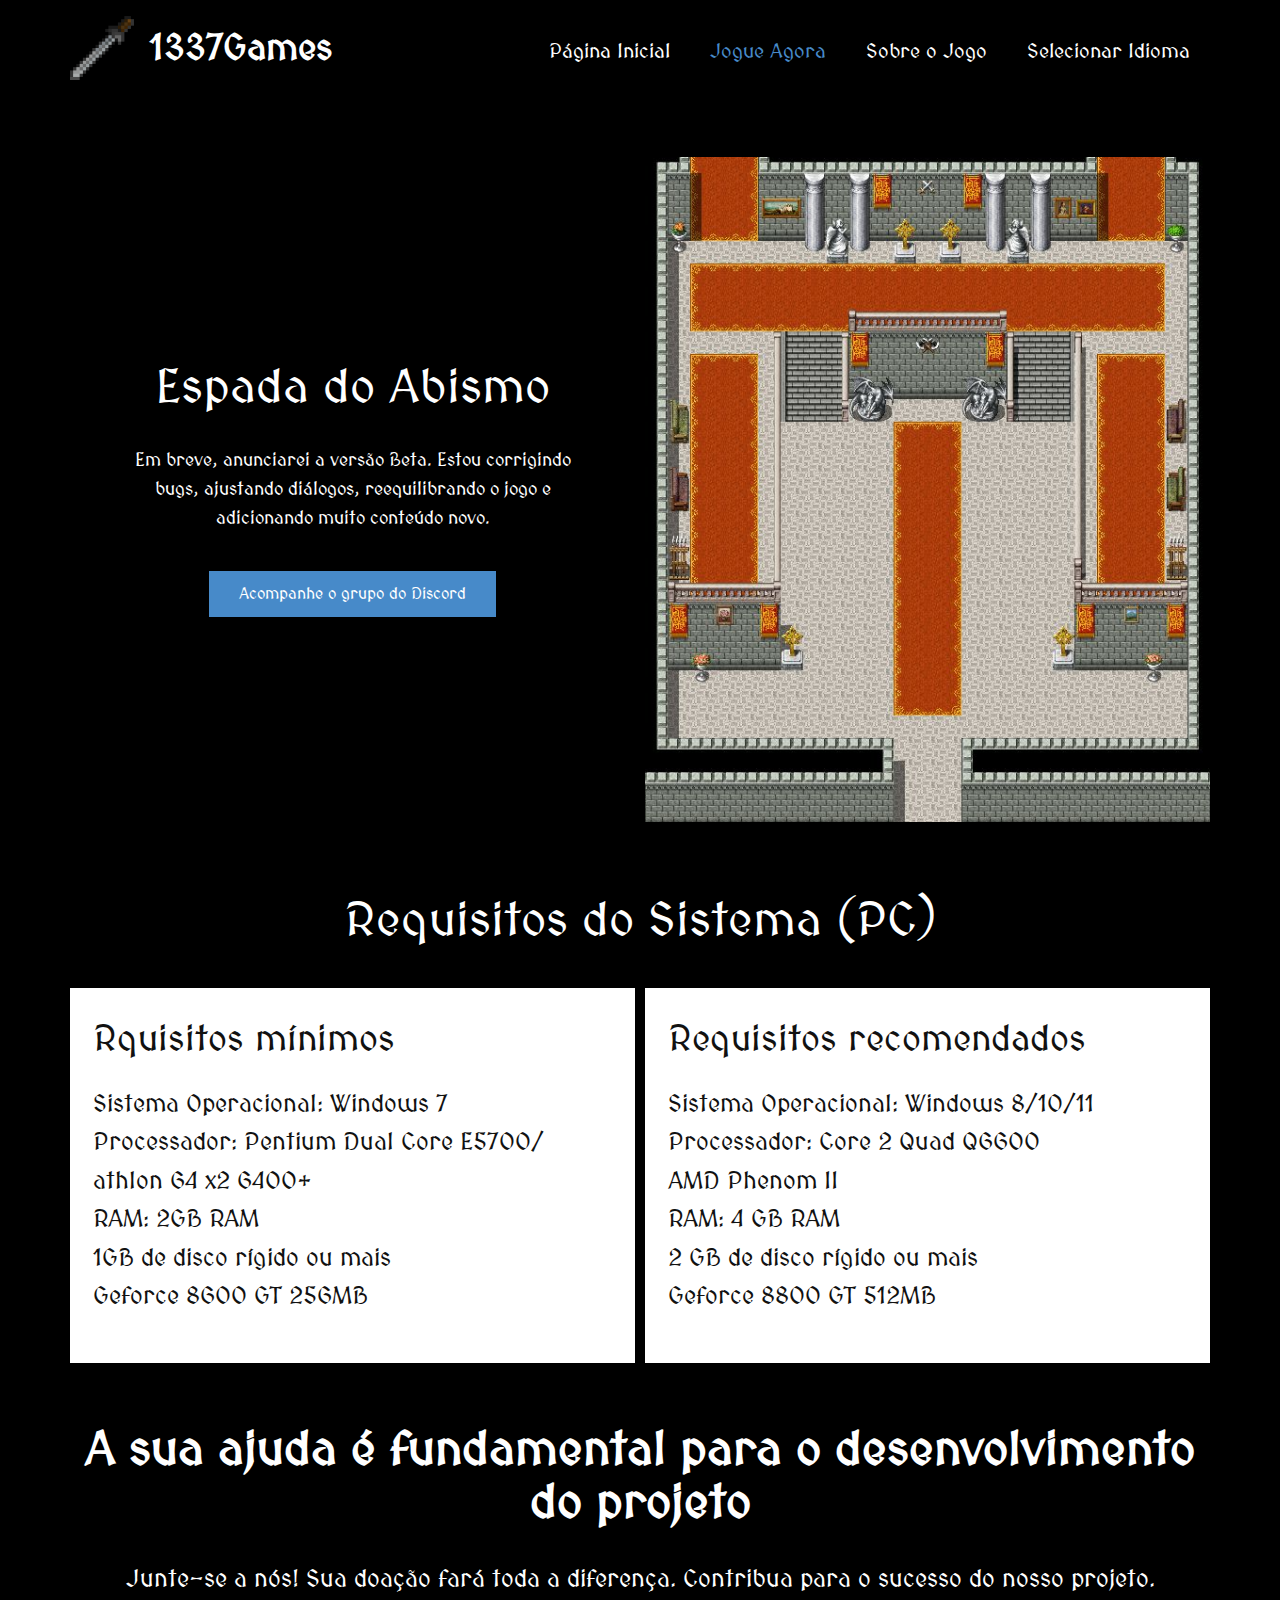
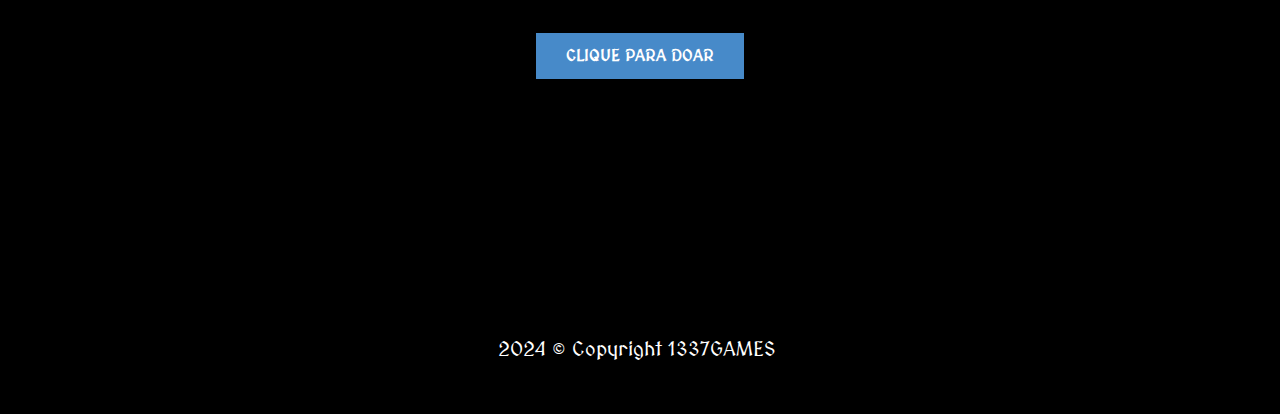
<file: Jogue-Agora.html>
<!DOCTYPE html>
<html style="font-size: 16px;" lang="pt"><head>
    <meta name="viewport" content="width=device-width, initial-scale=1.0">
    <meta charset="utf-8">
    <meta name="keywords" content="Espada do Abismo, ​A sua ajuda é fundamental para o desenvolvimento do projeto">
    <meta name="description" content="">
    <title>Jogue Agora</title>
    <link rel="stylesheet" href="nicepage.css" media="screen">
<link rel="stylesheet" href="Jogue-Agora.css" media="screen">
    <script class="u-script" type="text/javascript" src="jquery.js" defer=""></script>
    <script class="u-script" type="text/javascript" src="nicepage.js" defer=""></script>
    <meta name="generator" content="Nicepage 6.2.1, nicepage.com">
    
    <link id="u-theme-google-font" rel="stylesheet" href="https://fonts.googleapis.com/css?family=Roboto:100,100i,300,300i,400,400i,500,500i,700,700i,900,900i|Open+Sans:300,300i,400,400i,500,500i,600,600i,700,700i,800,800i">
    
    
    
    
    
    <script type="application/ld+json">{
		"@context": "http://schema.org",
		"@type": "Organization",
		"name": "",
		"logo": "images/sword-pixel-art-radin-121x121.png"
}</script>
    <meta name="theme-color" content="#478ac9">
    <meta property="og:title" content="Jogue Agora">
    <meta property="og:type" content="website">
  <meta data-intl-tel-input-cdn-path="intlTelInput/"></head>
  <body data-path-to-root="./" data-include-products="false" class="u-body u-xl-mode" data-lang="pt"><header class="u-black u-clearfix u-header" id="sec-7770" data-animation-name="" data-animation-duration="0" data-animation-delay="0" data-animation-direction=""><div class="u-clearfix u-sheet u-valign-middle u-sheet-1">
        <a href="Página-Inicial.html" class="u-image u-logo u-image-1" data-image-width="121" data-image-height="121">
          <img src="images/sword-pixel-art-radin-121x121.png" class="u-logo-image u-logo-image-1">
        </a>
        <p class="u-custom-font u-text u-text-1">1337G​ames </p>
        <nav class="u-menu u-menu-one-level u-offcanvas u-menu-1">
          <div class="menu-collapse u-custom-font" style="font-size: 1.25rem; letter-spacing: 0px; font-family: MedievalSharp-xOZ5;">
            <a class="u-button-style u-custom-left-right-menu-spacing u-custom-padding-bottom u-custom-top-bottom-menu-spacing u-nav-link u-text-active-palette-1-base u-text-hover-palette-2-base" href="#">
              <svg class="u-svg-link" viewBox="0 0 24 24"><use xmlns:xlink="http://www.w3.org/1999/xlink" xlink:href="#menu-hamburger"></use></svg>
              <svg class="u-svg-content" version="1.1" id="menu-hamburger" viewBox="0 0 16 16" x="0px" y="0px" xmlns:xlink="http://www.w3.org/1999/xlink" xmlns="http://www.w3.org/2000/svg"><g><rect y="1" width="16" height="2"></rect><rect y="7" width="16" height="2"></rect><rect y="13" width="16" height="2"></rect>
</g></svg>
            </a>
          </div>
          <div class="u-custom-menu u-nav-container">
            <ul class="u-custom-font u-nav u-unstyled u-nav-1"><li class="u-nav-item"><a class="u-button-style u-nav-link u-text-active-palette-1-base u-text-hover-palette-2-base" href="Página-Inicial.html" style="padding: 10px 20px;">Página Inicial</a>
</li><li class="u-nav-item"><a class="u-button-style u-nav-link u-text-active-palette-1-base u-text-hover-palette-2-base" href="Jogue-Agora.html" style="padding: 10px 20px;">Jogue Agora</a>
</li><li class="u-nav-item"><a class="u-button-style u-nav-link u-text-active-palette-1-base u-text-hover-palette-2-base" href="Sobre-o-Jogo.html" style="padding: 10px 20px;">Sobre o Jogo</a>
</li><li class="u-nav-item"><a class="u-button-style u-nav-link u-text-active-palette-1-base u-text-hover-palette-2-base" href="Sel-language.html" style="padding: 10px 20px;">Selecionar Idioma</a>

</li></ul>
          </div>
          <div class="u-custom-menu u-nav-container-collapse">
            <div class="u-black u-container-style u-inner-container-layout u-opacity u-opacity-95 u-sidenav">
              <div class="u-inner-container-layout u-sidenav-overflow">
                <div class="u-menu-close"></div>
                <ul class="u-align-center u-nav u-popupmenu-items u-unstyled u-nav-2"><li class="u-nav-item"><a class="u-button-style u-nav-link" href="Página-Inicial.html">Página Inicial</a>
</li><li class="u-nav-item"><a class="u-button-style u-nav-link" href="Jogue-Agora.html">Jogue Agora</a>
</li><li class="u-nav-item"><a class="u-button-style u-nav-link" href="Sobre-o-Jogo.html">Sobre o Jogo</a>
</li><li class="u-nav-item"><a class="u-button-style u-nav-link u-text-active-palette-1-base u-text-hover-palette-2-base" href="Sel-language.html" style="padding: 10px 20px;">Selecionar Idioma</a>

</li></ul>
              </div>
            </div>
            <div class="u-black u-menu-overlay u-opacity u-opacity-70"></div>
          </div>
        </nav>
      </div></header>
    <section class="u-black u-clearfix u-section-1" id="sec-a805">
      <div class="u-clearfix u-sheet u-valign-middle-lg u-valign-middle-md u-valign-middle-sm u-valign-middle-xl u-sheet-1">
        <div class="data-layout-selected u-clearfix u-expanded-width u-gutter-10 u-layout-wrap u-layout-wrap-1">
          <div class="u-layout" style="">
            <div class="u-layout-row" style="">
              <div class="u-container-style u-layout-cell u-left-cell u-size-30 u-size-xs-60 u-layout-cell-1" src="">
                <div class="u-container-layout u-valign-middle u-container-layout-1">
                  <h2 class="u-align-center u-custom-font u-text u-text-default u-text-1">Espada do Abismo</h2>
                  <p class="u-align-center u-custom-font u-text u-text-2"> Em breve, anunciarei a versão Beta. Estou corrigindo bugs, ajustando diálogos, reequilibrando o jogo e adicionando muito conteúdo novo.</p>
                  <a href="https://discord.gg/RaTV4W3qYQ" class="u-border-none u-btn u-button-style u-custom-font u-palette-1-base u-btn-1">Acompanhe o grupo do Discord</a>
                </div>
              </div>
              <div class="u-align-center u-container-style u-image u-layout-cell u-right-cell u-size-30 u-size-xs-60 u-image-1" src="" data-image-width="600" data-image-height="720">
                <div class="u-container-layout u-valign-middle u-container-layout-2" src=""></div>
              </div>
            </div>
          </div>
        </div>
      </div>
    </section>
    <section class="u-black u-clearfix u-section-2" id="sec-fb54">
      <div class="u-clearfix u-sheet u-valign-top u-sheet-1">
        <p class="u-custom-font u-text u-text-default u-text-1">Requisitos do Sistema (PC)</p>
        <div class="u-expanded-width u-list u-list-1">
          <div class="u-repeater u-repeater-1">
            <div class="u-container-style u-list-item u-repeater-item u-white u-list-item-1">
              <div class="u-container-layout u-similar-container u-container-layout-1">
                <p class="u-custom-font u-text u-text-default u-text-2">Rquisitos mínimos</p>
                <p class="u-custom-font u-text u-text-default u-text-3">Sistema Operacional: Windows 7<br>Processador: Pentium Dual Core E5700/ athlon 64 x2 6400+<br>RAM: 2GB RAM<br>1GB de disco rígido ou mais<br>Geforce 8600 GT 256MB<br>
                </p>
              </div>
            </div>
            <div class="u-container-style u-list-item u-repeater-item u-white u-list-item-2">
              <div class="u-container-layout u-similar-container u-container-layout-2">
                <p class="u-custom-font u-text u-text-default u-text-4">Requisitos recomendados<br>
                </p>
                <p class="u-custom-font u-text u-text-default u-text-5"> Sistema Operacional: Windows 8/10/11<br>Processador: Core 2 Quad Q6600<br>AMD Phenom II<br>RAM: 4 GB RAM<br>2 GB de disco rígido ou mais<br>Geforce 8800 GT 512MB
                </p>
              </div>
            </div>
          </div>
        </div>
      </div>
    </section>
    <section class="u-align-center u-black u-clearfix u-section-3" src="" id="sec-8abe">
      <div class="u-clearfix u-sheet u-sheet-1">
        <h1 class="u-custom-font u-text u-text-default u-title u-text-1"> A sua ajuda é fundamental para o desenvolvimento do projeto</h1>
        <p class="u-custom-font u-large-text u-text u-text-variant u-text-2">Junte-se a nós! Sua doação fará toda a diferença. Contribua para o sucesso do nosso projeto.</p>
        <a href="https://nubank.com.br/pagar/3wy6e/aJdlSZf8Mh" class="u-border-none u-btn u-button-style u-custom-font u-palette-1-base u-btn-1">Clique para doar</a>
      </div>
    </section>
    
    
    
    <footer class="u-align-center u-black u-clearfix u-footer u-footer" id="sec-0724"><div class="u-clearfix u-sheet u-sheet-1">
        <p class="u-custom-font u-small-text u-text u-text-variant u-text-1"> 2024 © Copyright 1337GAMES&nbsp;</p>
      </div></footer>
  
</body></html>
</file>
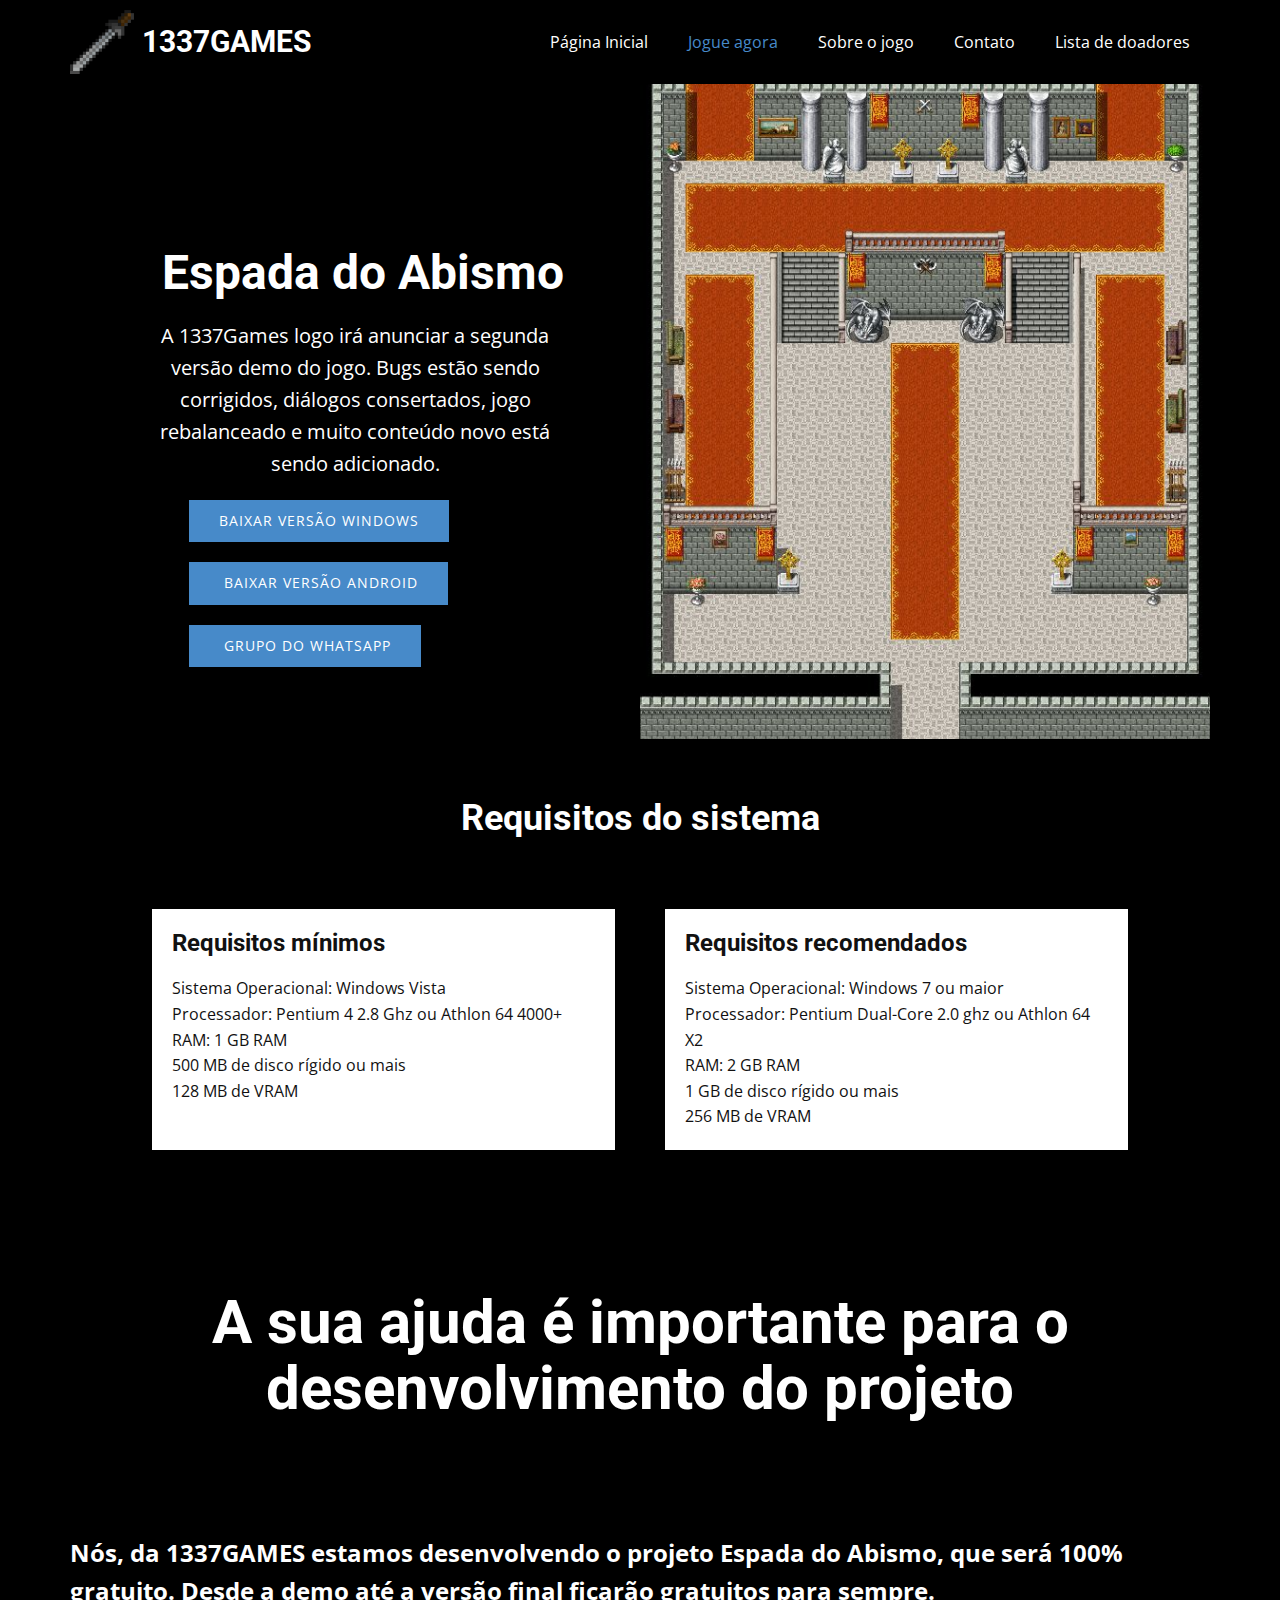
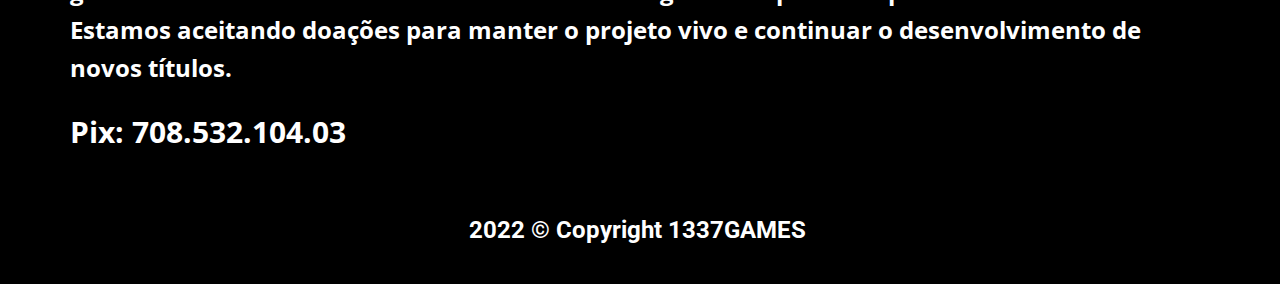
<file: Jogue-agora.html>
<!DOCTYPE html>
<html style="font-size: 16px;">
  <head>
    <meta name="viewport" content="width=device-width, initial-scale=1.0">
    <meta charset="utf-8">
    <meta name="keywords" content="Espada do Abismo​​">
    <meta name="description" content="">
    <meta name="page_type" content="np-template-header-footer-from-plugin">
    <title>Jogue agora</title>
    <link rel="stylesheet" href="style.css" media="screen">
<link rel="stylesheet" href="Jogue-agora.css" media="screen">
    <script class="u-script" type="text/javascript" src="jquery.js" defer=""></script>
    <script class="u-script" type="text/javascript" src="script.js" defer=""></script>
    <link id="u-theme-google-font" rel="stylesheet" href="https://fonts.googleapis.com/css?family=Roboto:100,100i,300,300i,400,400i,500,500i,700,700i,900,900i|Open+Sans:300,300i,400,400i,500,500i,600,600i,700,700i,800,800i">
    
    
    
    
    <script type="application/ld+json">{
		"@context": "http://schema.org",
		"@type": "Organization",
		"name": "",
		"logo": "images/sword-pixel-art-radin-121x121.png"
}</script>
    <meta name="theme-color" content="#478ac9">
    <meta property="og:title" content="Jogue agora">
    <meta property="og:type" content="website">
  </head>
  <body class="u-body u-xl-mode"><header class="u-black u-clearfix u-header u-header" id="sec-1a02"><div class="u-clearfix u-sheet u-sheet-1">
        <a href="Página-Inicial.html" class="u-image u-logo u-image-1" data-image-width="150" data-image-height="150">
          <img src="images/sword-pixel-art-radin-121x121.png" class="u-logo-image u-logo-image-1">
        </a>
        <nav class="u-menu u-menu-dropdown u-offcanvas u-menu-1">
          <div class="menu-collapse" style="font-size: 1rem; letter-spacing: 0px;">
            <a class="u-button-style u-custom-left-right-menu-spacing u-custom-padding-bottom u-custom-top-bottom-menu-spacing u-nav-link u-text-active-palette-1-base u-text-hover-palette-2-base" href="#">
              <svg class="u-svg-link" viewBox="0 0 24 24"><use xmlns:xlink="http://www.w3.org/1999/xlink" xlink:href="#menu-hamburger"></use></svg>
              <svg class="u-svg-content" version="1.1" id="menu-hamburger" viewBox="0 0 16 16" x="0px" y="0px" xmlns:xlink="http://www.w3.org/1999/xlink" xmlns="http://www.w3.org/2000/svg"><g><rect y="1" width="16" height="2"></rect><rect y="7" width="16" height="2"></rect><rect y="13" width="16" height="2"></rect>
</g></svg>
            </a>
          </div>
          <div class="u-custom-menu u-nav-container">
            <ul class="u-nav u-unstyled u-nav-1"><li class="u-nav-item"><a class="u-button-style u-nav-link u-text-active-palette-1-base u-text-hover-palette-2-base" href="Página-Inicial.html" style="padding: 10px 20px;">Página Inicial</a>
</li><li class="u-nav-item"><a class="u-button-style u-nav-link u-text-active-palette-1-base u-text-hover-palette-2-base" href="Jogue-agora.html" style="padding: 10px 20px;">Jogue agora</a>
</li><li class="u-nav-item"><a class="u-button-style u-nav-link u-text-active-palette-1-base u-text-hover-palette-2-base" href="Sobre-o-jogo.html" style="padding: 10px 20px;">Sobre o jogo</a>
</li><li class="u-nav-item"><a class="u-button-style u-nav-link u-text-active-palette-1-base u-text-hover-palette-2-base" href="Contato.html" style="padding: 10px 20px;">Contato</a>
</li><li class="u-nav-item"><a class="u-button-style u-nav-link u-text-active-palette-1-base u-text-hover-palette-2-base" href="donation.html" style="padding: 10px 20px;">Lista de doadores</a>
</li></ul>
          </div>
          <div class="u-custom-menu u-nav-container-collapse">
            <div class="u-black u-container-style u-inner-container-layout u-opacity u-opacity-95 u-sidenav">
              <div class="u-inner-container-layout u-sidenav-overflow">
                <div class="u-menu-close"></div>
                <ul class="u-align-center u-nav u-popupmenu-items u-unstyled u-nav-2"><li class="u-nav-item"><a class="u-button-style u-nav-link" href="Página-Inicial.html">Página Inicial</a>
</li><li class="u-nav-item"><a class="u-button-style u-nav-link" href="Jogue-agora.html">Jogue agora</a>
</li><li class="u-nav-item"><a class="u-button-style u-nav-link" href="Sobre-o-jogo.html">Sobre o jogo</a>
</li><li class="u-nav-item"><a class="u-button-style u-nav-link" href="Contato.html">Contato</a>
</li></ul>
              </div>
            </div>
            <div class="u-black u-menu-overlay u-opacity u-opacity-70"></div>
          </div>
        </nav>
        <h3 class="u-headline u-text u-text-default u-text-white u-text-1">
          <a href="Página-Inicial.html">1337Games<span style="font-weight: 700;"></span>
          </a>
        </h3>
      </div></header>
    <section class="u-black u-clearfix u-section-1" id="sec-1072">
      <div class="u-clearfix u-sheet u-sheet-1">
        <div class="u-clearfix u-expanded-width u-gutter-0 u-layout-wrap u-layout-wrap-1">
          <div class="u-layout" style="">
            <div class="u-layout-row" style="">
              <div class="u-align-center u-black u-container-style u-layout-cell u-left-cell u-size-30 u-size-xs-60 u-layout-cell-1" src="">
                <div class="u-container-layout u-container-layout-1">
                  <h2 class="u-text u-text-1">Espada do Abismo<span style="font-weight: 700;">
                      <span style="font-weight: 400;"></span>
                    </span>
                  </h2>
                  <p class="u-text u-text-2">A 1337Games logo irá anunciar a segunda versão demo do jogo. Bugs estão sendo corrigidos, diálogos consertados, jogo rebalanceado e muito conteúdo novo está sendo adicionado.</p>
                  <a href="https://www.mediafire.com/file/ul553kny8yq3otz/Espada+do+abismo.rar/file" class="u-active-none u-border-none u-border-palette-1-base u-btn u-btn-rectangle u-button-style u-hover-none u-palette-1-base u-btn-2">Baixar VERSÃO WINDOWS</a>
                  <a href="https://www.mediafire.com/file/evgk56ya68lxp6v/app-webview-debug.apk/file" class="u-active-none u-border-none u-border-palette-1-base u-btn u-btn-rectangle u-button-style u-hover-none u-palette-1-base u-btn-2">&nbsp;Baixar VERSÃO ANDROID</a>
                  <a href="https://chat.whatsapp.com/KLUrdCA2lY1Eh7nFFftYsC" class="u-active-none u-border-none u-border-palette-1-base u-btn u-btn-rectangle u-button-style u-hover-none u-palette-1-base u-btn-2">&nbsp;Grupo do Whatsapp</a>
                </div>
              </div>
              <div class="u-align-center u-container-style u-image u-layout-cell u-right-cell u-size-30 u-size-xs-60 u-image-1" src="" data-image-width="600" data-image-height="720">
                <div class="u-container-layout u-valign-middle u-container-layout-2" src=""></div>
              </div>
            </div>
          </div>
        </div>
      </div>
    </section>
    <section class="u-align-center u-black u-clearfix u-section-2" id="sec-8f37">
      <div class="u-clearfix u-sheet u-valign-middle u-sheet-1">
        <h2 class="u-text u-text-default u-text-1">Requisitos do sistema</h2>
        <div class="u-list u-list-1">
          <div class="u-repeater u-repeater-1">
            <div class="u-align-left u-container-style u-list-item u-repeater-item u-video-cover u-white u-list-item-1">
              <div class="u-container-layout u-similar-container u-container-layout-1">
                <h4 class="u-text u-text-default u-text-2">Requisitos mínimos</h4>
                <p class="u-text u-text-default u-text-3">Sistema Operacional: Windows Vista<br>Processador: Pentium 4 2.8 Ghz ou Athlon 64 4000+<br>RAM: 1 GB RAM<br>500 MB de disco rígido ou mais<br>128 MB de VRAM
                </p>
              </div>
            </div>
            <div class="u-align-left u-container-style u-list-item u-repeater-item u-video-cover u-white u-list-item-2">
              <div class="u-container-layout u-similar-container u-container-layout-2">
                <h4 class="u-text u-text-default u-text-4">Requisitos recomendados</h4>
                <p class="u-text u-text-default u-text-5">Sistema Operacional: Windows 7 ou maior<br>Processador: Pentium Dual-Core 2.0 ghz ou Athlon 64 X2<br>RAM: 2 GB RAM<br>1 GB de disco rígido ou mais<br>256 MB de VRAM
                </p>
              </div>
            </div>
          </div>
        </div>
      </div>
    </section>
    <section class="u-black u-clearfix u-section-3" id="sec-64ed">
      <div class="u-clearfix u-sheet u-sheet-1">
        <h2 class="u-align-center u-text u-text-1">
          <span style="font-weight: 700;">A sua ajuda é importante para o desenvolvimento do projeto</span>
        </h2>
        <p class="fr-view u-align-center u-clearfix u-rich-text u-text u-text-2"></p>
        <p>
          <span style="font-size: 1.5rem;">
            <span style="font-weight: 700;">Nós, da 1337GAMES estamos desenvolvendo o projeto Espada do Abismo, que será 100% gratuito. Desde a demo até a versão final ficarão gratuitos para sempre.<br style="box-sizing: border-box;" id="isPasted">Estamos aceitando doações para manter o projeto vivo e continuar o desenvolvimento de novos títulos.
            </span>
          </span>
        </p>
        <p>
          <span style="font-weight: 700; font-size: 1.875rem;">Pix: 708.532.104.03 &nbsp;</span>
        </p>
        <p></p>
      </div>
    </section>
    
    
    <footer class="u-align-center u-black u-clearfix u-footer u-footer" id="sec-4c7e"><div class="u-clearfix u-sheet u-sheet-1">
        <h4 class="u-text u-text-1"> 2022&nbsp;© Copyright 1337GAMES&nbsp;</h4>
      </div></footer>
  </body>
</html>
</file>
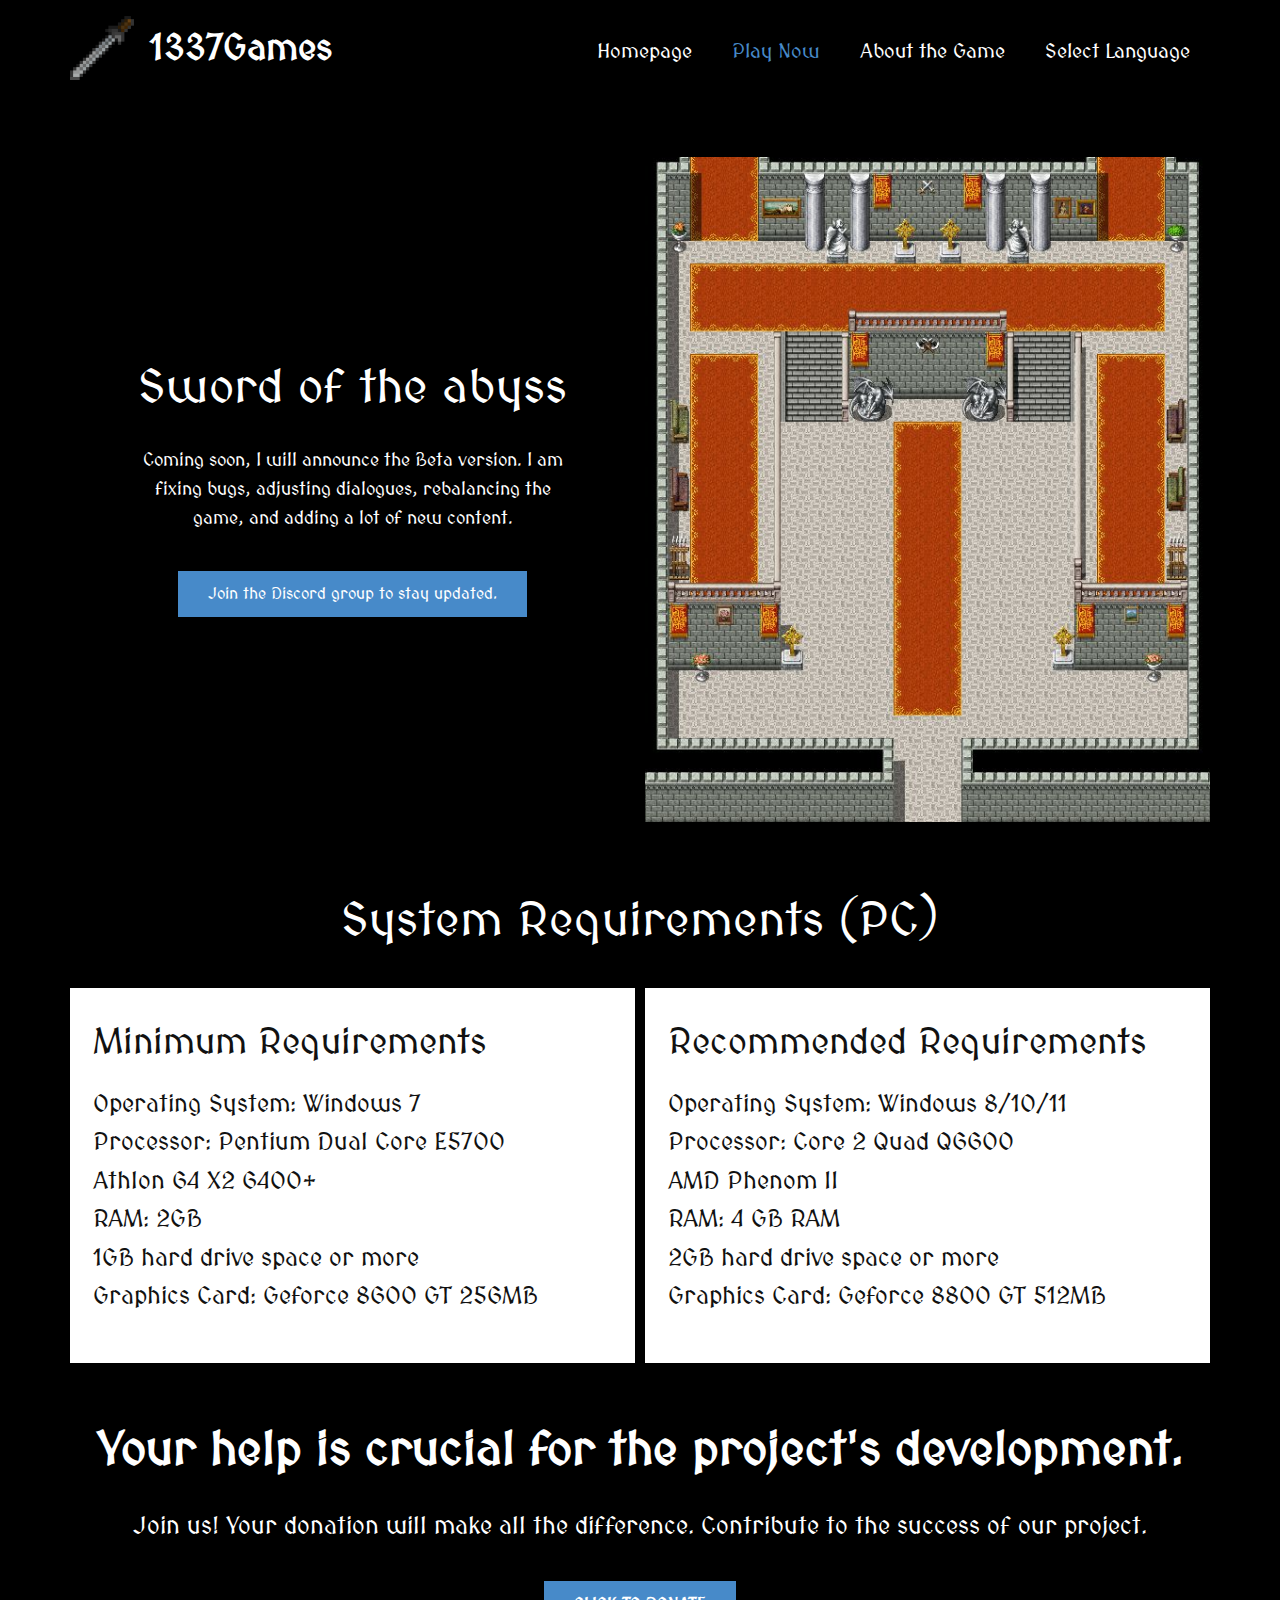
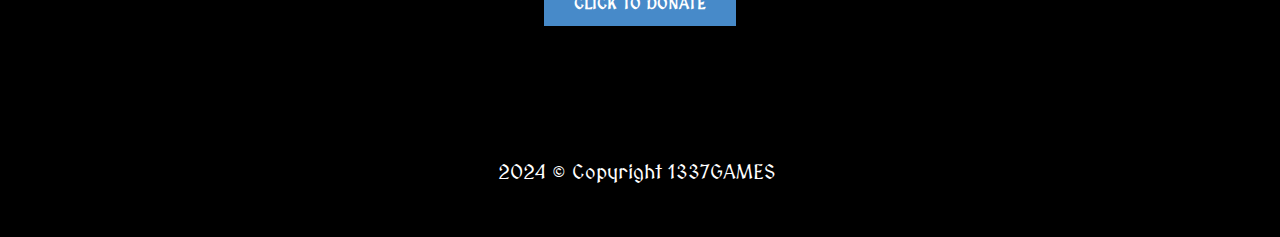
<file: Play-Now.html>
<!DOCTYPE html>
<html style="font-size: 16px;" lang="pt"><head>
    <meta name="viewport" content="width=device-width, initial-scale=1.0">
    <meta charset="utf-8">
    <meta name="keywords" content="Espada do Abismo, ​A sua ajuda é fundamental para o desenvolvimento do projeto">
    <meta name="description" content="">
    <title>Play Now</title>
    <link rel="stylesheet" href="nicepage.css" media="screen">
<link rel="stylesheet" href="Play-Now.css" media="screen">
    <script class="u-script" type="text/javascript" src="jquery.js" defer=""></script>
    <script class="u-script" type="text/javascript" src="nicepage.js" defer=""></script>
    <meta name="generator" content="Nicepage 6.2.1, nicepage.com">
    
    <link id="u-theme-google-font" rel="stylesheet" href="https://fonts.googleapis.com/css?family=Roboto:100,100i,300,300i,400,400i,500,500i,700,700i,900,900i|Open+Sans:300,300i,400,400i,500,500i,600,600i,700,700i,800,800i">
    
    
    
    
    
    <script type="application/ld+json">{
		"@context": "http://schema.org",
		"@type": "Organization",
		"name": "",
		"logo": "images/sword-pixel-art-radin-121x121.png"
}</script>
    <meta name="theme-color" content="#478ac9">
    <meta property="og:title" content="Play Now">
    <meta property="og:type" content="website">
  <meta data-intl-tel-input-cdn-path="intlTelInput/"></head>
  <body data-path-to-root="./" data-include-products="false" class="u-body u-xl-mode" data-lang="pt"><header class="u-black u-clearfix u-header" id="sec-7770" data-animation-name="" data-animation-duration="0" data-animation-delay="0" data-animation-direction=""><div class="u-clearfix u-sheet u-valign-middle u-sheet-1">
        <a href="Home.html" class="u-image u-logo u-image-1" data-image-width="121" data-image-height="121">
          <img src="images/sword-pixel-art-radin-121x121.png" class="u-logo-image u-logo-image-1">
        </a>
        <p class="u-custom-font u-text u-text-1">1337G​ames </p>
        <nav class="u-menu u-menu-one-level u-offcanvas u-menu-1">
          <div class="menu-collapse u-custom-font" style="font-size: 1.25rem; letter-spacing: 0px; font-family: MedievalSharp-xOZ5;">
            <a class="u-button-style u-custom-left-right-menu-spacing u-custom-padding-bottom u-custom-top-bottom-menu-spacing u-nav-link u-text-active-palette-1-base u-text-hover-palette-2-base" href="#">
              <svg class="u-svg-link" viewBox="0 0 24 24"><use xmlns:xlink="http://www.w3.org/1999/xlink" xlink:href="#menu-hamburger"></use></svg>
              <svg class="u-svg-content" version="1.1" id="menu-hamburger" viewBox="0 0 16 16" x="0px" y="0px" xmlns:xlink="http://www.w3.org/1999/xlink" xmlns="http://www.w3.org/2000/svg"><g><rect y="1" width="16" height="2"></rect><rect y="7" width="16" height="2"></rect><rect y="13" width="16" height="2"></rect>
</g></svg>
            </a>
          </div>
          <div class="u-custom-menu u-nav-container">
            <ul class="u-custom-font u-nav u-unstyled u-nav-1"><li class="u-nav-item"><a class="u-button-style u-nav-link u-text-active-palette-1-base u-text-hover-palette-2-base" href="Home.html" style="padding: 10px 20px;">Homepage</a>
</li><li class="u-nav-item"><a class="u-button-style u-nav-link u-text-active-palette-1-base u-text-hover-palette-2-base" href="Play-Now.html" style="padding: 10px 20px;">Play Now</a>
</li><li class="u-nav-item"><a class="u-button-style u-nav-link u-text-active-palette-1-base u-text-hover-palette-2-base" href="About.html" style="padding: 10px 20px;">About the Game</a>
</li><li class="u-nav-item"><a class="u-button-style u-nav-link u-text-active-palette-1-base u-text-hover-palette-2-base" href="index.html" style="padding: 10px 20px;">Select Language</a>
</li></ul>
          </div>
          <div class="u-custom-menu u-nav-container-collapse">
            <div class="u-black u-container-style u-inner-container-layout u-opacity u-opacity-95 u-sidenav">
              <div class="u-inner-container-layout u-sidenav-overflow">
                <div class="u-menu-close"></div>
                <ul class="u-align-center u-nav u-popupmenu-items u-unstyled u-nav-2"><li class="u-nav-item"><a class="u-button-style u-nav-link" href="Página-Inicial.html">Página Inicial</a>
</li><li class="u-nav-item"><a class="u-button-style u-nav-link" href="Jogue-Agora.html">Jogue Agora</a>
</li><li class="u-nav-item"><a class="u-button-style u-nav-link" href="Sobre-o-Jogo.html">Sobre o Jogo</a>
</li></ul>
              </div>
            </div>
            <div class="u-black u-menu-overlay u-opacity u-opacity-70"></div>
          </div>
        </nav>
      </div></header>
    <section class="u-black u-clearfix u-section-1" id="sec-a805">
      <div class="u-clearfix u-sheet u-valign-middle-lg u-valign-middle-md u-valign-middle-sm u-valign-middle-xl u-sheet-1">
        <div class="data-layout-selected u-clearfix u-expanded-width u-gutter-10 u-layout-wrap u-layout-wrap-1">
          <div class="u-layout" style="">
            <div class="u-layout-row" style="">
              <div class="u-container-style u-layout-cell u-left-cell u-size-30 u-size-xs-60 u-layout-cell-1" src="">
                <div class="u-container-layout u-valign-middle u-container-layout-1">
                  <h2 class="u-align-center u-custom-font u-text u-text-default u-text-1">Sword of the abyss</h2>
                  <p class="u-align-center u-custom-font u-text u-text-2"> Coming soon, I will announce the Beta version. I am fixing bugs, adjusting dialogues, rebalancing the game, and adding a lot of new content.</p>
                  <a href="https://discord.gg/RaTV4W3qYQ" class="u-border-none u-btn u-button-style u-custom-font u-palette-1-base u-btn-1"> Join the Discord group to stay updated.</a>
                </div>
              </div>
              <div class="u-align-center u-container-style u-image u-layout-cell u-right-cell u-size-30 u-size-xs-60 u-image-1" src="" data-image-width="600" data-image-height="720">
                <div class="u-container-layout u-valign-middle u-container-layout-2" src=""></div>
              </div>
            </div>
          </div>
        </div>
      </div>
    </section>
    <section class="u-black u-clearfix u-section-2" id="sec-fb54">
      <div class="u-clearfix u-sheet u-valign-top u-sheet-1">
        <p class="u-custom-font u-text u-text-default u-text-1">System Requirements (PC)</p>
        <div class="u-expanded-width u-list u-list-1">
          <div class="u-repeater u-repeater-1">
            <div class="u-container-style u-list-item u-repeater-item u-white u-list-item-1">
              <div class="u-container-layout u-similar-container u-container-layout-1">
                <p class="u-custom-font u-text u-text-default u-text-2">Minimum Requirements</p>
                <p class="u-custom-font u-text u-text-default u-text-3"> Operating System: Windows 7&nbsp;<br>Processor: Pentium Dual Core E5700<br>Athlon 64 X2 6400+&nbsp;<br>RAM: 2GB&nbsp;<br>1GB hard drive space or more&nbsp;<br>Graphics Card: Geforce 8600 GT 256MB<br>
                </p>
              </div>
            </div>
            <div class="u-container-style u-list-item u-repeater-item u-white u-list-item-2">
              <div class="u-container-layout u-similar-container u-container-layout-2">
                <p class="u-custom-font u-text u-text-default u-text-4">Recommended Requirements<br>
                </p>
                <p class="u-custom-font u-text u-text-default u-text-5"> Operating System: Windows 8/10/11<br>Processor: Core 2 Quad Q6600<br>AMD Phenom II<br>RAM: 4 GB RAM<br>2GB hard drive space or more<br>Graphics Card: Geforce 8800 GT 512MB
                </p>
              </div>
            </div>
          </div>
        </div>
      </div>
    </section>
    <section class="u-align-center u-black u-clearfix u-section-3" src="" id="sec-8abe">
      <div class="u-clearfix u-sheet u-sheet-1">
        <h1 class="u-custom-font u-text u-text-default u-title u-text-1"> Your help is crucial for the project's development.</h1>
        <p class="u-custom-font u-large-text u-text u-text-variant u-text-2"> Join us! Your donation will make all the difference. Contribute to the success of our project.</p>
        <a href="https://nubank.com.br/pagar/3wy6e/aJdlSZf8Mh" class="u-border-none u-btn u-button-style u-custom-font u-palette-1-base u-btn-1">Click to donate</a>
      </div>
    </section>
    
    
    
    <footer class="u-align-center u-black u-clearfix u-footer u-footer" id="sec-0724"><div class="u-clearfix u-sheet u-sheet-1">
        <p class="u-custom-font u-small-text u-text u-text-variant u-text-1"> 2024 © Copyright 1337GAMES&nbsp;</p>
      </div></footer>
</body></html>
</file>
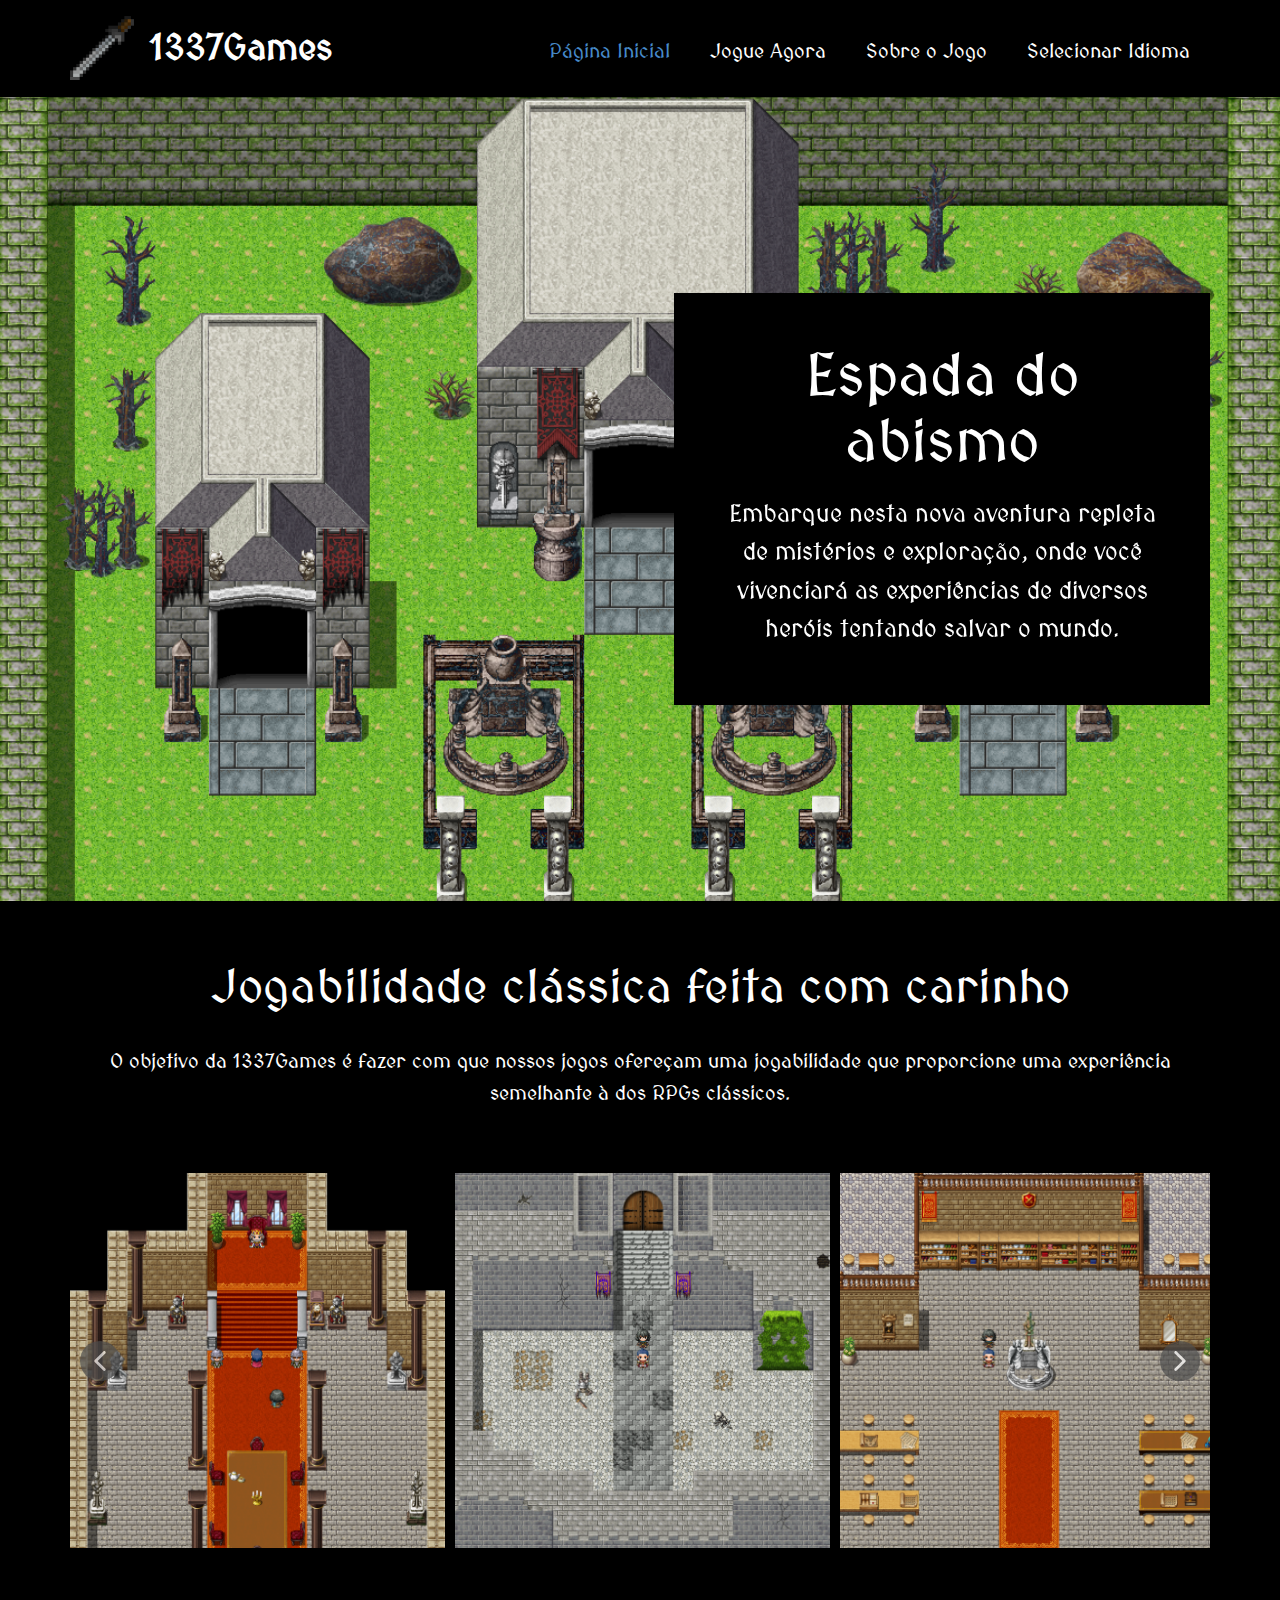
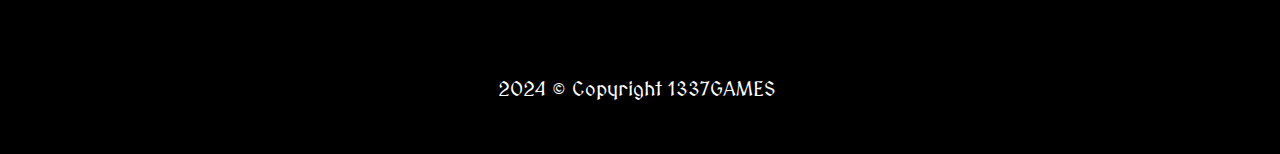
<file: Página-Inicial.html>
<!DOCTYPE html>
<html style="font-size: 16px;" lang="pt"><head>
    <meta name="viewport" content="width=device-width, initial-scale=1.0">
    <meta charset="utf-8">
    <meta name="keywords" content="Where to start?">
    <meta name="description" content="">
    <title>Página Inicial</title>
    <link rel="stylesheet" href="nicepage.css" media="screen">
<link rel="stylesheet" href="Página-Inicial.css" media="screen">
    <script class="u-script" type="text/javascript" src="jquery.js" defer=""></script>
    <script class="u-script" type="text/javascript" src="nicepage.js" defer=""></script>
    <meta name="generator" content="Nicepage 6.2.1, nicepage.com">
    
    <link id="u-theme-google-font" rel="stylesheet" href="https://fonts.googleapis.com/css?family=Roboto:100,100i,300,300i,400,400i,500,500i,700,700i,900,900i|Open+Sans:300,300i,400,400i,500,500i,600,600i,700,700i,800,800i">
    
    
    
    
    <script type="application/ld+json">{
		"@context": "http://schema.org",
		"@type": "Organization",
		"name": "",
		"logo": "images/sword-pixel-art-radin-121x121.png"
}</script>
    <meta name="theme-color" content="#478ac9">
    <meta property="og:title" content="Página Inicial">
    <meta property="og:type" content="website">
  <meta data-intl-tel-input-cdn-path="intlTelInput/"></head>
  <body data-path-to-root="./" data-include-products="false" class="u-body u-xl-mode" data-lang="pt"><header class="u-black u-clearfix u-header" id="sec-7770" data-animation-name="" data-animation-duration="0" data-animation-delay="0" data-animation-direction=""><div class="u-clearfix u-sheet u-valign-middle u-sheet-1">
        <a href="Página-Inicial.html" class="u-image u-logo u-image-1" data-image-width="121" data-image-height="121">
          <img src="images/sword-pixel-art-radin-121x121.png" class="u-logo-image u-logo-image-1">
        </a>
        <p class="u-custom-font u-text u-text-1">1337G​ames </p>
        <nav class="u-menu u-menu-one-level u-offcanvas u-menu-1">
          <div class="menu-collapse u-custom-font" style="font-size: 1.25rem; letter-spacing: 0px; font-family: MedievalSharp-xOZ5;">
            <a class="u-button-style u-custom-left-right-menu-spacing u-custom-padding-bottom u-custom-top-bottom-menu-spacing u-nav-link u-text-active-palette-1-base u-text-hover-palette-2-base" href="#">
              <svg class="u-svg-link" viewBox="0 0 24 24"><use xmlns:xlink="http://www.w3.org/1999/xlink" xlink:href="#menu-hamburger"></use></svg>
              <svg class="u-svg-content" version="1.1" id="menu-hamburger" viewBox="0 0 16 16" x="0px" y="0px" xmlns:xlink="http://www.w3.org/1999/xlink" xmlns="http://www.w3.org/2000/svg"><g><rect y="1" width="16" height="2"></rect><rect y="7" width="16" height="2"></rect><rect y="13" width="16" height="2"></rect>
</g></svg>
            </a>
          </div>
          <div class="u-custom-menu u-nav-container">
            <ul class="u-custom-font u-nav u-unstyled u-nav-1"><li class="u-nav-item"><a class="u-button-style u-nav-link u-text-active-palette-1-base u-text-hover-palette-2-base" href="Página-Inicial.html" style="padding: 10px 20px;">Página Inicial</a>
</li><li class="u-nav-item"><a class="u-button-style u-nav-link u-text-active-palette-1-base u-text-hover-palette-2-base" href="Jogue-Agora.html" style="padding: 10px 20px;">Jogue Agora</a>
</li><li class="u-nav-item"><a class="u-button-style u-nav-link u-text-active-palette-1-base u-text-hover-palette-2-base" href="Sobre-o-Jogo.html" style="padding: 10px 20px;">Sobre o Jogo</a>
</li><li class="u-nav-item"><a class="u-button-style u-nav-link u-text-active-palette-1-base u-text-hover-palette-2-base" href="Sel-language.html" style="padding: 10px 20px;">Selecionar Idioma</a>
</li></ul>
          </div>
          <div class="u-custom-menu u-nav-container-collapse">
            <div class="u-black u-container-style u-inner-container-layout u-opacity u-opacity-95 u-sidenav">
              <div class="u-inner-container-layout u-sidenav-overflow">
                <div class="u-menu-close"></div>
                <ul class="u-align-center u-nav u-popupmenu-items u-unstyled u-nav-2"><li class="u-nav-item"><a class="u-button-style u-nav-link" href="Página-Inicial.html">Página Inicial</a>
</li><li class="u-nav-item"><a class="u-button-style u-nav-link" href="Jogue-Agora.html">Jogue Agora</a>
</li><li class="u-nav-item"><a class="u-button-style u-nav-link" href="Sobre-o-Jogo.html">Sobre o Jogo</a>
</li></ul>
              </div>
            </div>
            <div class="u-black u-menu-overlay u-opacity u-opacity-70"></div>
          </div>
        </nav>
      </div></header>
    <section class="u-clearfix u-image u-section-1" id="carousel_e676" data-image-width="1146" data-image-height="1392">
      <div class="u-clearfix u-sheet u-valign-middle-lg u-valign-middle-md u-valign-middle-xl u-sheet-1">
        <div class="u-align-center u-black u-container-align-center u-container-style u-group u-shape-rectangle u-group-1" data-animation-name="customAnimationIn" data-animation-duration="1500" data-animation-delay="500">
          <div class="u-container-layout u-container-layout-1">
            <h2 class="u-align-center u-custom-font u-text u-text-1">Espada do abismo<br>
            </h2>
            <p class="u-align-center u-custom-font u-text u-text-2"> Embarque nesta nova aventura repleta de mistérios e exploração, onde você vivenciará as experiências de diversos heróis tentando salvar o mundo.<br>
            </p>
          </div>
        </div>
      </div>
    </section>
    <section class="u-align-center u-black u-clearfix u-container-align-center u-section-2" id="sec-1acc">
      <div class="u-clearfix u-sheet u-sheet-1">
        <h2 class="u-align-center u-custom-font u-text u-text-default u-text-1"> Jogabilidade clássica feita com carinho</h2>
        <p class="u-align-center u-custom-font u-text u-text-default u-text-2"> O objetivo da 1337Games é fazer com que nossos jogos ofereçam uma jogabilidade que proporcione uma experiência semelhante à dos RPGs clássicos. <br>
          <br>
        </p>
        <div class="u-expanded-width u-gallery u-layout-horizontal u-lightbox u-no-transition u-show-text-on-hover u-width-fixed u-gallery-1">
          <div class="u-gallery-inner"><div class="u-effect-fade u-gallery-item u-gallery-item-1"><div class="u-back-slide" data-image-width="778" data-image-height="768"><img class="u-back-image u-back-image-1" src="images/Espadadoabismo.png">
</div><div class="u-over-slide u-shading u-over-slide-1"></div>
</div><div class="u-effect-fade u-gallery-item u-gallery-item-2"><div class="u-back-slide" data-image-width="1182" data-image-height="768"><img class="u-back-image u-back-image-2" src="images/espadadoabismo2.png">
</div><div class="u-over-slide u-shading u-over-slide-2"></div>
</div><div class="u-effect-fade u-gallery-item u-gallery-item-3"><div class="u-back-slide" data-image-width="1206" data-image-height="768"><img class="u-back-image u-back-image-3" src="images/espadadoabismo3.png">
</div><div class="u-over-slide u-shading u-over-slide-3"></div>
</div><div class="u-effect-fade u-gallery-item u-gallery-item-4"><div class="u-back-slide" data-image-width="737" data-image-height="768"><img class="u-back-image u-back-image-4" src="images/espadadoabismo4.png">
</div><div class="u-over-slide u-shading u-over-slide-4"></div>
</div><div class="u-effect-fade u-gallery-item u-gallery-item-5"><div class="u-back-slide" data-image-width="778" data-image-height="768"><img class="u-back-image u-back-image-5" src="images/espadadoabismo5.png">
</div><div class="u-over-slide u-shading u-over-slide-5"></div>
</div><div class="u-effect-fade u-gallery-item u-gallery-item-6"><div class="u-back-slide" data-image-width="1200" data-image-height="1008"><img class="u-back-image u-back-image-6" src="images/Map046.png">
</div><div class="u-over-slide u-shading u-over-slide-6"></div>
</div></div>
          <a class="u-absolute-vcenter u-gallery-nav u-gallery-nav-prev u-grey-70 u-icon-circle u-opacity u-opacity-70 u-spacing-10 u-text-white u-gallery-nav-1" href="#" role="button">
            <span aria-hidden="true">
              <svg viewBox="0 0 451.847 451.847"><path d="M97.141,225.92c0-8.095,3.091-16.192,9.259-22.366L300.689,9.27c12.359-12.359,32.397-12.359,44.751,0
c12.354,12.354,12.354,32.388,0,44.748L173.525,225.92l171.903,171.909c12.354,12.354,12.354,32.391,0,44.744
c-12.354,12.365-32.386,12.365-44.745,0l-194.29-194.281C100.226,242.115,97.141,234.018,97.141,225.92z"></path></svg>
            </span>
            <span class="sr-only">
              <svg viewBox="0 0 451.847 451.847"><path d="M97.141,225.92c0-8.095,3.091-16.192,9.259-22.366L300.689,9.27c12.359-12.359,32.397-12.359,44.751,0
c12.354,12.354,12.354,32.388,0,44.748L173.525,225.92l171.903,171.909c12.354,12.354,12.354,32.391,0,44.744
c-12.354,12.365-32.386,12.365-44.745,0l-194.29-194.281C100.226,242.115,97.141,234.018,97.141,225.92z"></path></svg>
            </span>
          </a>
          <a class="u-absolute-vcenter u-gallery-nav u-gallery-nav-next u-grey-70 u-icon-circle u-opacity u-opacity-70 u-spacing-10 u-text-white u-gallery-nav-2" href="#" role="button">
            <span aria-hidden="true">
              <svg viewBox="0 0 451.846 451.847"><path d="M345.441,248.292L151.154,442.573c-12.359,12.365-32.397,12.365-44.75,0c-12.354-12.354-12.354-32.391,0-44.744
L278.318,225.92L106.409,54.017c-12.354-12.359-12.354-32.394,0-44.748c12.354-12.359,32.391-12.359,44.75,0l194.287,194.284
c6.177,6.18,9.262,14.271,9.262,22.366C354.708,234.018,351.617,242.115,345.441,248.292z"></path></svg>
            </span>
            <span class="sr-only">
              <svg viewBox="0 0 451.846 451.847"><path d="M345.441,248.292L151.154,442.573c-12.359,12.365-32.397,12.365-44.75,0c-12.354-12.354-12.354-32.391,0-44.744
L278.318,225.92L106.409,54.017c-12.354-12.359-12.354-32.394,0-44.748c12.354-12.359,32.391-12.359,44.75,0l194.287,194.284
c6.177,6.18,9.262,14.271,9.262,22.366C354.708,234.018,351.617,242.115,345.441,248.292z"></path></svg>
            </span>
          </a>
        </div>
      </div>
    </section>
    
    
    
    <footer class="u-align-center u-black u-clearfix u-footer u-footer" id="sec-0724"><div class="u-clearfix u-sheet u-sheet-1">
        <p class="u-custom-font u-small-text u-text u-text-variant u-text-1"> 2024 © Copyright 1337GAMES&nbsp;</p>
      </div></footer>
</body></html>
</file>
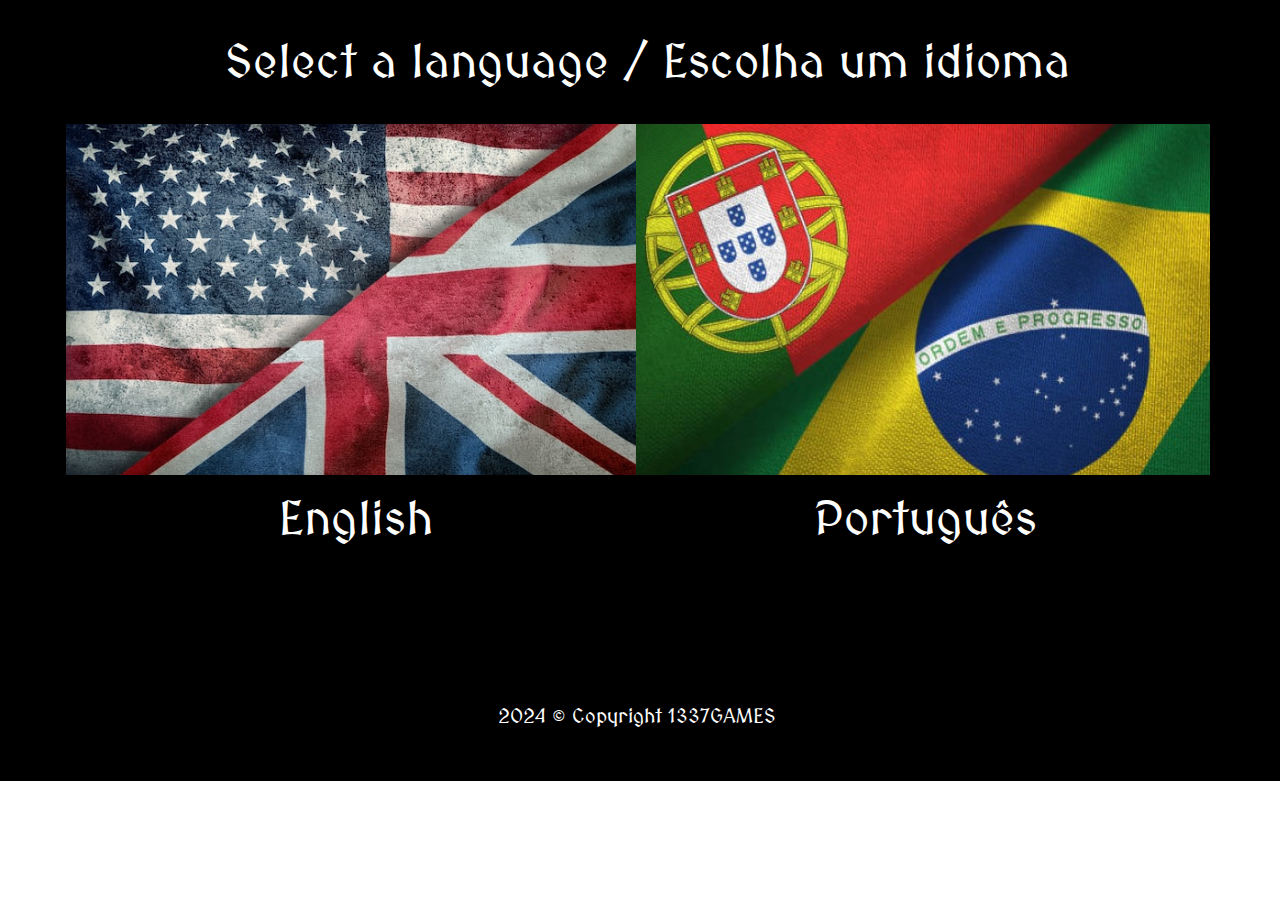
<file: Sel-language.html>
<!DOCTYPE html>
<html style="font-size: 16px;" lang="pt"><head>
    <meta name="viewport" content="width=device-width, initial-scale=1.0">
    <meta charset="utf-8">
    <meta name="keywords" content="Português, Who We Are">
    <meta name="description" content="">
    <title>Sel-language</title>
    <link rel="stylesheet" href="nicepage.css" media="screen">
<link rel="stylesheet" href="Sel-language.css" media="screen">
    <script class="u-script" type="text/javascript" src="jquery.js" defer=""></script>
    <script class="u-script" type="text/javascript" src="nicepage.js" defer=""></script>
    <meta name="generator" content="Nicepage 6.2.1, nicepage.com">
    
    <link id="u-theme-google-font" rel="stylesheet" href="https://fonts.googleapis.com/css?family=Roboto:100,100i,300,300i,400,400i,500,500i,700,700i,900,900i|Open+Sans:300,300i,400,400i,500,500i,600,600i,700,700i,800,800i">
    
    
    
    <script type="application/ld+json">{
		"@context": "http://schema.org",
		"@type": "Organization",
		"name": ""
}</script>
    <meta name="theme-color" content="#478ac9">
    <meta property="og:title" content="Sel-language">
    <meta property="og:type" content="website">
  <meta data-intl-tel-input-cdn-path="intlTelInput/"></head>
  <body data-path-to-root="./" data-include-products="false" class="u-body u-xl-mode" data-lang="pt">
    <section class="u-align-center u-black u-clearfix u-section-1" id="carousel_eaef">
      <div class="u-clearfix u-sheet u-sheet-1">
        <h1 class="u-custom-font u-text u-text-1">&nbsp;Select a language / ​Escolha um idioma</h1><!--blog--><!--blog_options_json--><!--{"type":"Recent","source":"","tags":"","count":""}--><!--/blog_options_json-->
        <div class="u-blog u-expanded-width u-blog-1">
          <div class="u-list-control"></div>
          <div class="u-repeater u-repeater-1"><!--blog_post-->
            <div class="u-blog-post u-repeater-item">
              <div class="u-container-layout u-similar-container u-valign-top u-container-layout-1">
                <img class="u-image u-image-default u-image-1" src="images/bandeira0.jpg" alt="" data-image-width="626" data-image-height="417" data-href="Home.html">
                <h1 class="u-align-center u-custom-font u-text u-text-2">English<br>
                  <br>
                  <br>
                </h1>
              </div>
            </div><!--/blog_post--><!--blog_post-->
            <div class="u-blog-post u-repeater-item">
              <div class="u-container-layout u-similar-container u-valign-top u-container-layout-2">
                <img class="u-image u-image-default u-image-2" src="images/bandeira1.jpg" alt="" data-image-width="626" data-image-height="417" data-href="Página-Inicial.html">
                <h1 class="u-align-center u-custom-font u-text u-text-3">Português</h1>
              </div>
            </div><!--/blog_post-->
          </div>
          <div class="u-list-control"></div>
        </div><!--/blog-->
      </div>
    </section>
    <footer class="u-align-center u-black u-clearfix u-footer u-footer" id="sec-0724"><div class="u-clearfix u-sheet u-sheet-1">
        <p class="u-custom-font u-small-text u-text u-text-variant u-text-1"> 2024 © Copyright 1337GAMES&nbsp;</p>
      </div></footer>  
</body></html>
</file>
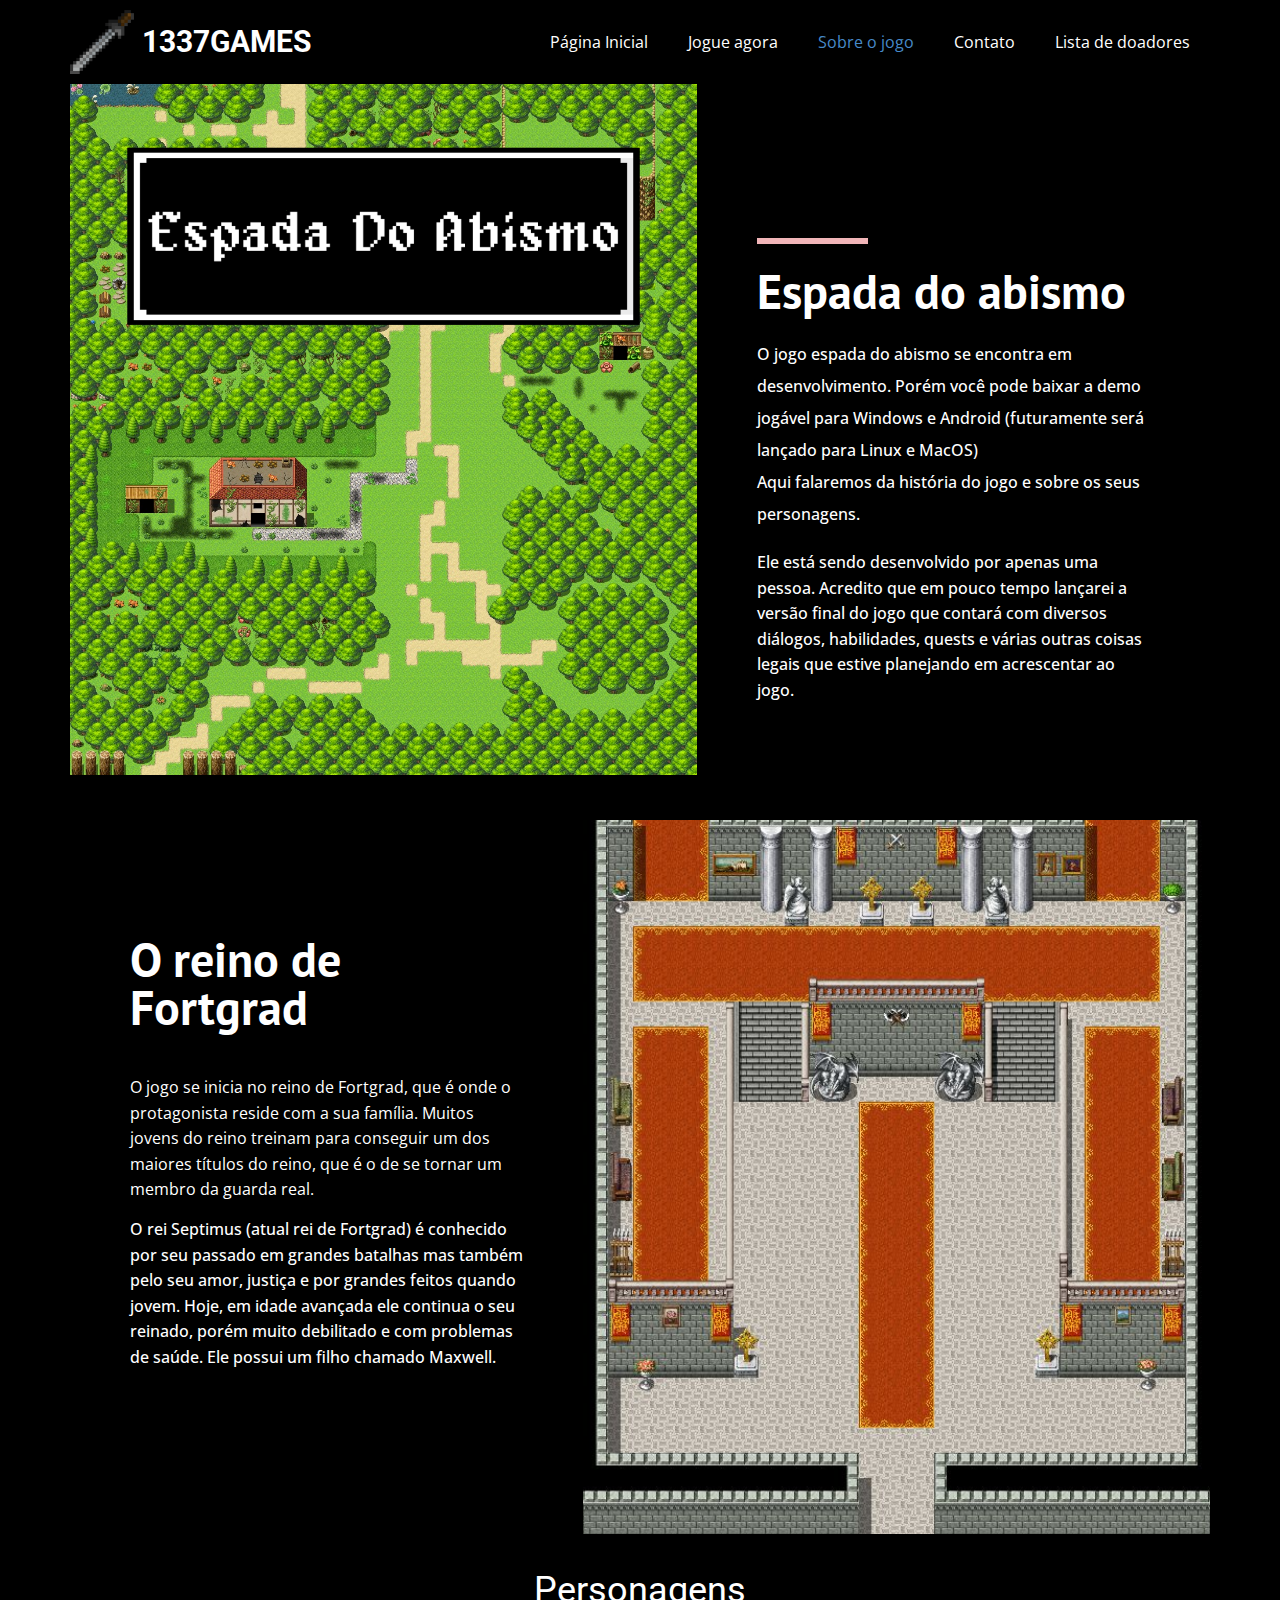
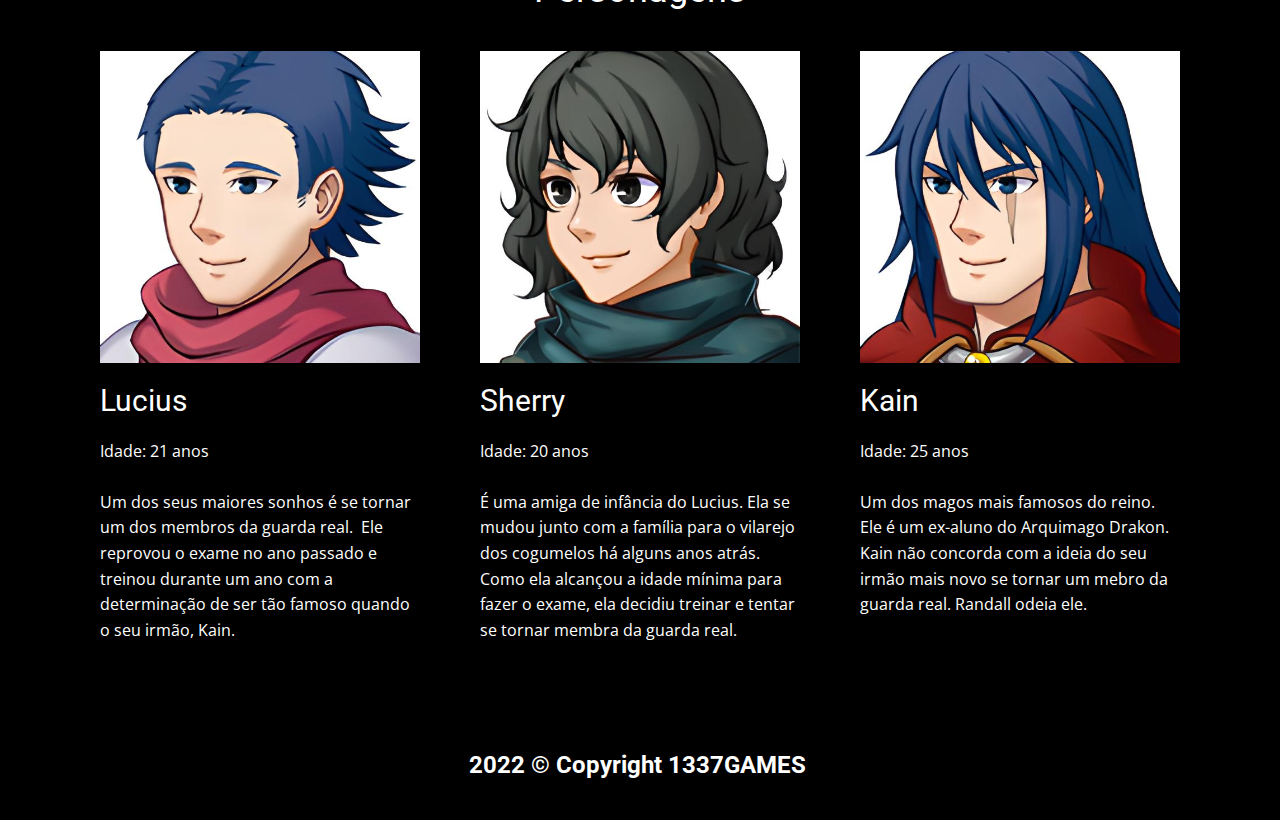
<file: Sobre-o-jogo.html>
<!DOCTYPE html>
<html style="font-size: 16px;">
  <head>
    <meta name="viewport" content="width=device-width, initial-scale=1.0">
    <meta charset="utf-8">
    <meta name="keywords" content="Espada do abismo​, O reino de Fortgrad​, Personagens">
    <meta name="description" content="">
    <meta name="page_type" content="np-template-header-footer-from-plugin">
    <title>Sobre o jogo</title>
    <link rel="stylesheet" href="style.css" media="screen">
<link rel="stylesheet" href="Sobre-o-jogo.css" media="screen">
    <script class="u-script" type="text/javascript" src="jquery.js" defer=""></script>
    <script class="u-script" type="text/javascript" src="script.js" defer=""></script>
    <link id="u-theme-google-font" rel="stylesheet" href="https://fonts.googleapis.com/css?family=Roboto:100,100i,300,300i,400,400i,500,500i,700,700i,900,900i|Open+Sans:300,300i,400,400i,500,500i,600,600i,700,700i,800,800i">
    <link id="u-page-google-font" rel="stylesheet" href="https://fonts.googleapis.com/css?family=PT+Sans:400,400i,700,700i">
    
    
    
    
    <script type="application/ld+json">{
		"@context": "http://schema.org",
		"@type": "Organization",
		"name": "",
		"logo": "images/sword-pixel-art-radin-121x121.png"
}</script>
    <meta name="theme-color" content="#478ac9">
    <meta property="og:title" content="Sobre o jogo">
    <meta property="og:type" content="website">
  </head>
  <body class="u-body u-xl-mode"><header class="u-black u-clearfix u-header u-header" id="sec-1a02"><div class="u-clearfix u-sheet u-sheet-1">
        <a href="Página-Inicial.html" class="u-image u-logo u-image-1" data-image-width="150" data-image-height="150">
          <img src="images/sword-pixel-art-radin-121x121.png" class="u-logo-image u-logo-image-1">
        </a>
        <nav class="u-menu u-menu-dropdown u-offcanvas u-menu-1">
          <div class="menu-collapse" style="font-size: 1rem; letter-spacing: 0px;">
            <a class="u-button-style u-custom-left-right-menu-spacing u-custom-padding-bottom u-custom-top-bottom-menu-spacing u-nav-link u-text-active-palette-1-base u-text-hover-palette-2-base" href="#">
              <svg class="u-svg-link" viewBox="0 0 24 24"><use xmlns:xlink="http://www.w3.org/1999/xlink" xlink:href="#menu-hamburger"></use></svg>
              <svg class="u-svg-content" version="1.1" id="menu-hamburger" viewBox="0 0 16 16" x="0px" y="0px" xmlns:xlink="http://www.w3.org/1999/xlink" xmlns="http://www.w3.org/2000/svg"><g><rect y="1" width="16" height="2"></rect><rect y="7" width="16" height="2"></rect><rect y="13" width="16" height="2"></rect>
</g></svg>
            </a>
          </div>
          <div class="u-custom-menu u-nav-container">
            <ul class="u-nav u-unstyled u-nav-1"><li class="u-nav-item"><a class="u-button-style u-nav-link u-text-active-palette-1-base u-text-hover-palette-2-base" href="Página-Inicial.html" style="padding: 10px 20px;">Página Inicial</a>
</li><li class="u-nav-item"><a class="u-button-style u-nav-link u-text-active-palette-1-base u-text-hover-palette-2-base" href="Jogue-agora.html" style="padding: 10px 20px;">Jogue agora</a>
</li><li class="u-nav-item"><a class="u-button-style u-nav-link u-text-active-palette-1-base u-text-hover-palette-2-base" href="Sobre-o-jogo.html" style="padding: 10px 20px;">Sobre o jogo</a>
</li><li class="u-nav-item"><a class="u-button-style u-nav-link u-text-active-palette-1-base u-text-hover-palette-2-base" href="Contato.html" style="padding: 10px 20px;">Contato</a>
</li><li class="u-nav-item"><a class="u-button-style u-nav-link u-text-active-palette-1-base u-text-hover-palette-2-base" href="donation.html" style="padding: 10px 20px;">Lista de doadores</a>
</li></ul>
          </div>
          <div class="u-custom-menu u-nav-container-collapse">
            <div class="u-black u-container-style u-inner-container-layout u-opacity u-opacity-95 u-sidenav">
              <div class="u-inner-container-layout u-sidenav-overflow">
                <div class="u-menu-close"></div>
                <ul class="u-align-center u-nav u-popupmenu-items u-unstyled u-nav-2"><li class="u-nav-item"><a class="u-button-style u-nav-link" href="Página-Inicial.html">Página Inicial</a>
</li><li class="u-nav-item"><a class="u-button-style u-nav-link" href="Jogue-agora.html">Jogue agora</a>
</li><li class="u-nav-item"><a class="u-button-style u-nav-link" href="Sobre-o-jogo.html">Sobre o jogo</a>
</li><li class="u-nav-item"><a class="u-button-style u-nav-link">Contato</a>
  
</li></ul>
              </div>
            </div>
            <div class="u-black u-menu-overlay u-opacity u-opacity-70"></div>
          </div>
        </nav>
        <h3 class="u-headline u-text u-text-default u-text-white u-text-1">
          <a href="Página-Inicial.html">1337Games<span style="font-weight: 700;"></span>
          </a>
        </h3>
      </div></header>
    <section class="u-black u-clearfix u-section-1" id="carousel_4859">
      <div class="u-clearfix u-sheet u-valign-middle-sm u-valign-middle-xs u-sheet-1">
        <div class="u-clearfix u-expanded-width-sm u-expanded-width-xs u-layout-wrap u-layout-wrap-1">
          <div class="u-layout">
            <div class="u-layout-row">
              <div class="u-align-center-sm u-align-center-xs u-align-left-lg u-align-left-md u-align-left-xl u-container-style u-image u-layout-cell u-left-cell u-size-33 u-image-1" data-image-width="879" data-image-height="881">
                <div class="u-container-layout u-valign-bottom-md u-valign-bottom-sm u-valign-bottom-xs u-container-layout-1"></div>
              </div>
              <div class="u-align-left u-container-style u-layout-cell u-right-cell u-size-27 u-layout-cell-2">
                <div class="u-container-layout u-container-layout-2">
                  <div class="u-border-6 u-border-palette-2-light-2 u-line u-line-horizontal u-line-1"></div>
                  <h1 class="u-custom-font u-font-pt-sans u-text u-title u-text-1">Espada do abismo </h1>
                  <p class="u-text u-text-2"> O jogo espada do abismo se encontra em desenvolvimento. Porém você pode baixar a demo jogável para Windows e Android (futuramente será lançado para Linux e MacOS)<br>Aqui falaremos da história do jogo e sobre os seus personagens.
                  </p>
                  <p class="u-text u-text-white u-text-3">Ele está sendo desenvolvido por apenas uma pessoa. Acredito que em pouco tempo lançarei a versão final do jogo que contará com diversos diálogos, habilidades, quests e várias outras coisas legais que estive planejando em acrescentar ao jogo.</p>
                </div>
              </div>
            </div>
          </div>
        </div>
      </div>
    </section>
    <section class="u-black u-clearfix u-section-2" id="carousel_91f9">
      <div class="u-clearfix u-sheet u-valign-middle-sm u-valign-middle-xs u-sheet-1">
        <div class="u-clearfix u-expanded-width u-layout-wrap u-layout-wrap-1">
          <div class="u-layout">
            <div class="u-layout-row">
              <div class="u-align-center-sm u-align-center-xs u-align-left-lg u-align-left-md u-align-left-xl u-container-style u-layout-cell u-left-cell u-size-27 u-layout-cell-1">
                <div class="u-container-layout u-container-layout-1">
                  <h1 class="u-custom-font u-font-pt-sans u-text u-title u-text-1">O reino de Fortgrad </h1>
                  <p class="u-text u-text-2"> O jogo se inicia no reino de Fortgrad, que é onde o protagonista reside com a sua família. Muitos jovens do reino treinam para conseguir um dos maiores títulos do reino, que é o de se tornar um membro da guarda real.</p>
                  <p class="u-text u-text-white u-text-3">O rei Septimus (atual rei de Fortgrad) é conhecido por seu passado em grandes batalhas mas também pelo seu amor, justiça e por grandes feitos quando jovem. Hoje, em idade avançada ele continua o seu reinado, porém muito debilitado e com problemas de saúde. Ele possui um filho chamado Maxwell.</p>
                </div>
              </div>
              <div class="u-align-left u-container-style u-image u-layout-cell u-right-cell u-size-33 u-image-1" data-image-width="600" data-image-height="720">
                <div class="u-container-layout u-valign-bottom-md u-valign-bottom-sm u-valign-bottom-xs u-container-layout-2"></div>
              </div>
            </div>
          </div>
        </div>
      </div>
    </section>
    <section class="u-black u-clearfix u-section-3" id="sec-ea1a">
      <div class="u-clearfix u-sheet u-sheet-1">
        <h2 class="u-text u-text-default u-text-1">Personagens</h2>
        <div class="u-expanded-width u-list u-list-1">
          <div class="u-repeater u-repeater-1">
            <div class="u-container-style u-list-item u-repeater-item">
              <div class="u-container-layout u-similar-container u-container-layout-1">
                <img alt="" class="u-expanded-width u-image u-image-default u-image-1" data-image-width="149" data-image-height="150" src="images/lucius1.png">
                <h3 class="u-text u-text-default u-text-2">Lucius</h3>
                <p class="u-text u-text-3">Idade: 21 anos<br>
                  <br>Um dos seus maiores sonhos é se tornar um dos membros da guarda real.&nbsp; Ele reprovou o exame no ano passado e treinou durante um ano com a determinação de ser tão famoso quando o seu irmão, Kain.
                </p>
              </div>
            </div>
            <div class="u-container-style u-list-item u-repeater-item">
              <div class="u-container-layout u-similar-container u-container-layout-2">
                <img alt="" class="u-expanded-width u-image u-image-default u-image-2" data-image-width="150" data-image-height="149" src="images/sherry1.png">
                <h3 class="u-text u-text-default u-text-4">Sherry</h3>
                <p class="u-text u-text-5">Idade: 20 anos<br>
                  <br>É uma amiga de infância do Lucius. Ela se mudou junto com a família para o vilarejo dos cogumelos há alguns anos atrás. Como ela alcançou a idade mínima para fazer o exame, ela decidiu treinar e tentar se tornar membra da guarda real.
                </p>
              </div>
            </div>
            <div class="u-container-style u-list-item u-repeater-item">
              <div class="u-container-layout u-similar-container u-container-layout-3">
                <img alt="" class="u-expanded-width u-image u-image-default u-image-3" data-image-width="148" data-image-height="150" src="images/kain1.png">
                <h3 class="u-text u-text-default u-text-6">Kain</h3>
                <p class="u-text u-text-7">Idade: 25 anos<br>
                  <br>Um dos magos mais famosos do reino. Ele é um ex-aluno do Arquimago Drakon. Kain não concorda com a ideia do seu irmão mais novo se tornar um mebro da guarda real. Randall odeia ele.
                </p>
              </div>
            </div>
          </div>
        </div>
      </div>
    </section>
    
    
    <footer class="u-align-center u-black u-clearfix u-footer u-footer" id="sec-4c7e"><div class="u-clearfix u-sheet u-sheet-1">
        <h4 class="u-text u-text-1"> 2022&nbsp;© Copyright 1337GAMES&nbsp;</h4>
      </div></footer>
  </body>
</html>
</file>
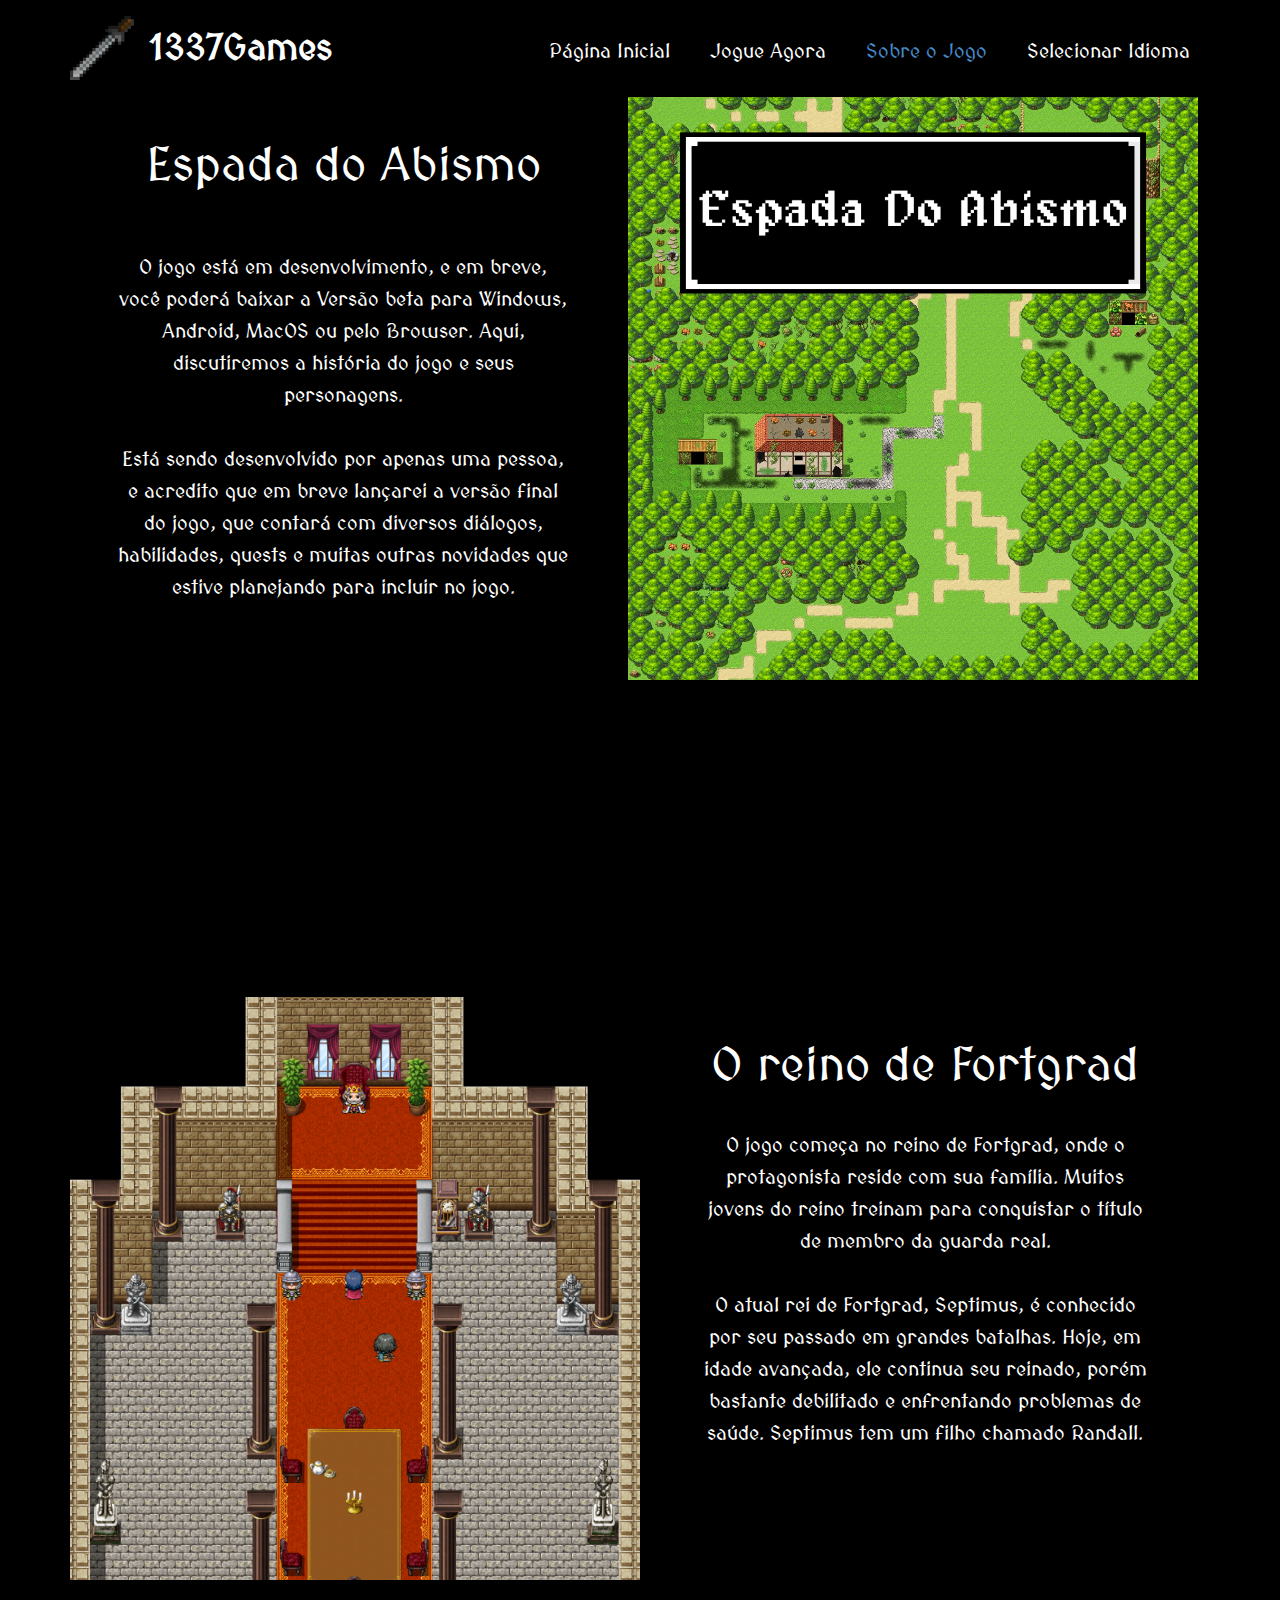
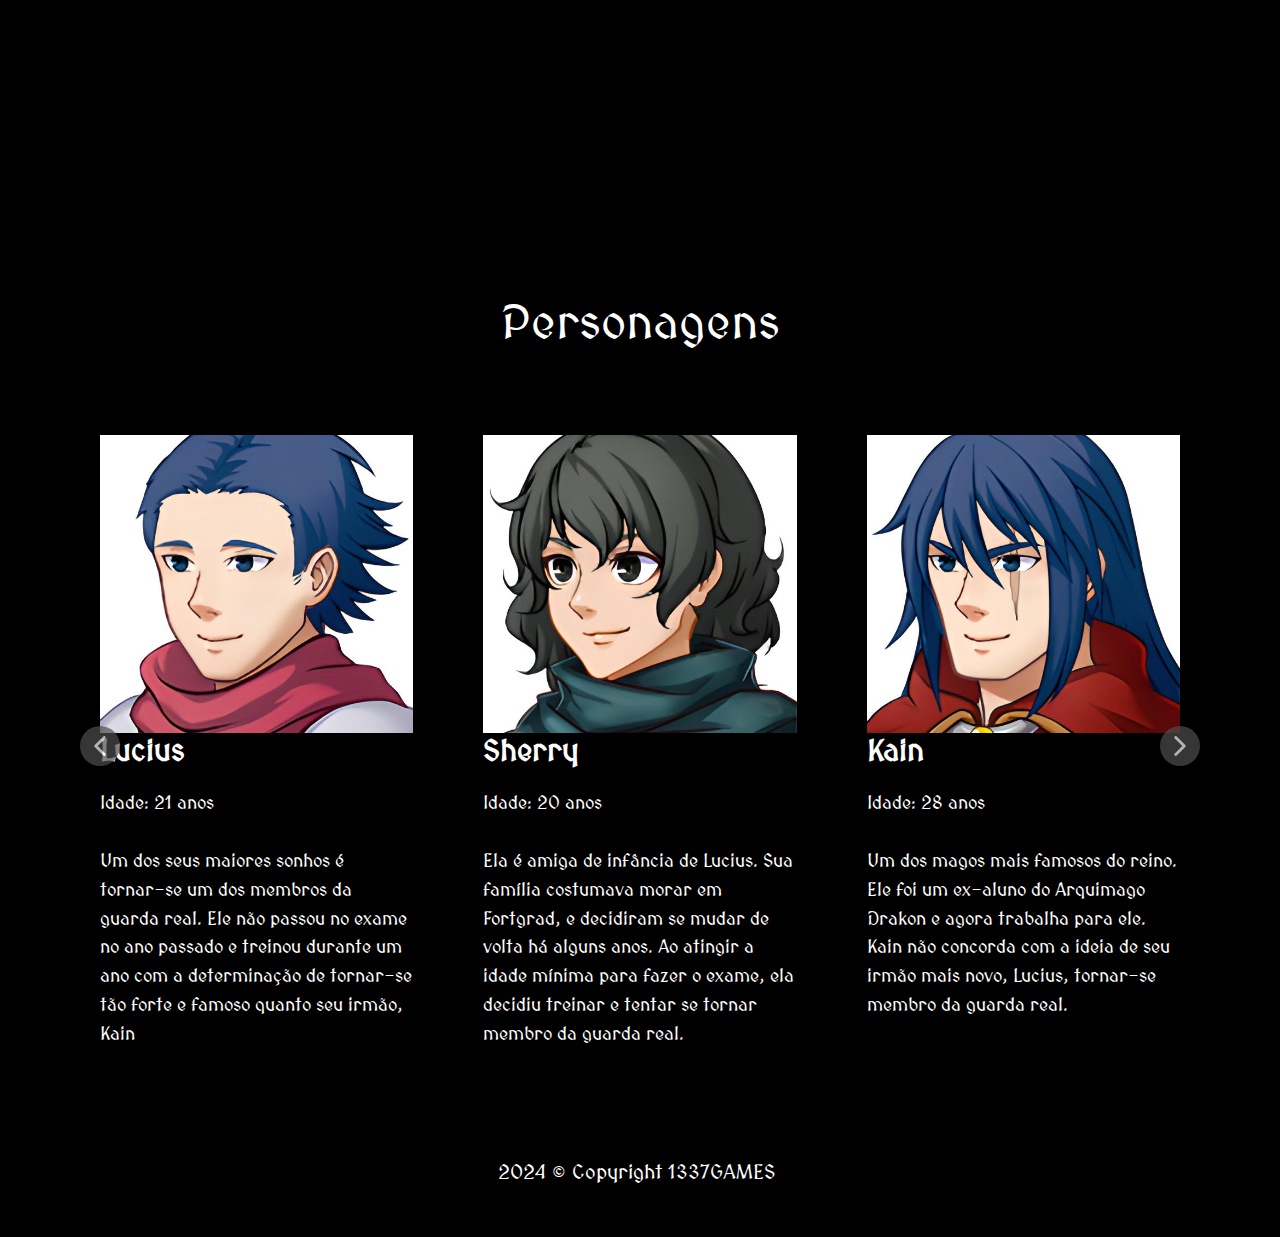
<file: Sobre-o-Jogo.html>
<!DOCTYPE html>
<html style="font-size: 16px;" lang="pt"><head>
    <meta name="viewport" content="width=device-width, initial-scale=1.0">
    <meta charset="utf-8">
    <meta name="keywords" content="Espada do Abismo, O reino de Fortgrad, Personagens">
    <meta name="description" content="">
    <title>Sobre o Jogo</title>
    <link rel="stylesheet" href="nicepage.css" media="screen">
<link rel="stylesheet" href="Sobre-o-Jogo.css" media="screen">
    <script class="u-script" type="text/javascript" src="jquery.js" defer=""></script>
    <script class="u-script" type="text/javascript" src="nicepage.js" defer=""></script>
    <meta name="generator" content="Nicepage 6.2.1, nicepage.com">
    
    <link id="u-theme-google-font" rel="stylesheet" href="https://fonts.googleapis.com/css?family=Roboto:100,100i,300,300i,400,400i,500,500i,700,700i,900,900i|Open+Sans:300,300i,400,400i,500,500i,600,600i,700,700i,800,800i">
    
    
    
    
    
    <script type="application/ld+json">{
		"@context": "http://schema.org",
		"@type": "Organization",
		"name": "",
		"logo": "images/sword-pixel-art-radin-121x121.png"
}</script>
    <meta name="theme-color" content="#478ac9">
    <meta property="og:title" content="Sobre o Jogo">
    <meta property="og:type" content="website">
  <meta data-intl-tel-input-cdn-path="intlTelInput/"></head>
  <body data-path-to-root="./" data-include-products="false" class="u-body u-xl-mode" data-lang="pt"><header class="u-black u-clearfix u-header" id="sec-7770" data-animation-name="" data-animation-duration="0" data-animation-delay="0" data-animation-direction=""><div class="u-clearfix u-sheet u-valign-middle u-sheet-1">
        <a href="Página-Inicial.html" class="u-image u-logo u-image-1" data-image-width="121" data-image-height="121">
          <img src="images/sword-pixel-art-radin-121x121.png" class="u-logo-image u-logo-image-1">
        </a>
        <p class="u-custom-font u-text u-text-1">1337G​ames </p>
        <nav class="u-menu u-menu-one-level u-offcanvas u-menu-1">
          <div class="menu-collapse u-custom-font" style="font-size: 1.25rem; letter-spacing: 0px; font-family: MedievalSharp-xOZ5;">
            <a class="u-button-style u-custom-left-right-menu-spacing u-custom-padding-bottom u-custom-top-bottom-menu-spacing u-nav-link u-text-active-palette-1-base u-text-hover-palette-2-base" href="#">
              <svg class="u-svg-link" viewBox="0 0 24 24"><use xmlns:xlink="http://www.w3.org/1999/xlink" xlink:href="#menu-hamburger"></use></svg>
              <svg class="u-svg-content" version="1.1" id="menu-hamburger" viewBox="0 0 16 16" x="0px" y="0px" xmlns:xlink="http://www.w3.org/1999/xlink" xmlns="http://www.w3.org/2000/svg"><g><rect y="1" width="16" height="2"></rect><rect y="7" width="16" height="2"></rect><rect y="13" width="16" height="2"></rect>
</g></svg>
            </a>
          </div>
          <div class="u-custom-menu u-nav-container">
            <ul class="u-custom-font u-nav u-unstyled u-nav-1"><li class="u-nav-item"><a class="u-button-style u-nav-link u-text-active-palette-1-base u-text-hover-palette-2-base" href="Página-Inicial.html" style="padding: 10px 20px;">Página Inicial</a>
</li><li class="u-nav-item"><a class="u-button-style u-nav-link u-text-active-palette-1-base u-text-hover-palette-2-base" href="Jogue-Agora.html" style="padding: 10px 20px;">Jogue Agora</a>
</li><li class="u-nav-item"><a class="u-button-style u-nav-link u-text-active-palette-1-base u-text-hover-palette-2-base" href="Sobre-o-Jogo.html" style="padding: 10px 20px;">Sobre o Jogo</a>
</li><li class="u-nav-item"><a class="u-button-style u-nav-link u-text-active-palette-1-base u-text-hover-palette-2-base" href="Sel-language.html" style="padding: 10px 20px;">Selecionar Idioma</a>

</li></ul>
          </div>
          <div class="u-custom-menu u-nav-container-collapse">
            <div class="u-black u-container-style u-inner-container-layout u-opacity u-opacity-95 u-sidenav">
              <div class="u-inner-container-layout u-sidenav-overflow">
                <div class="u-menu-close"></div>
                <ul class="u-align-center u-nav u-popupmenu-items u-unstyled u-nav-2"><li class="u-nav-item"><a class="u-button-style u-nav-link" href="Página-Inicial.html">Página Inicial</a>
</li><li class="u-nav-item"><a class="u-button-style u-nav-link" href="Jogue-Agora.html">Jogue Agora</a>
</li><li class="u-nav-item"><a class="u-button-style u-nav-link" href="Sobre-o-Jogo.html">Sobre o Jogo</a>
</li><li class="u-nav-item"><a class="u-button-style u-nav-link u-text-active-palette-1-base u-text-hover-palette-2-base" href="Sel-language.html" style="padding: 10px 20px;">Selecionar Idioma</a>

</li></ul>
              </div>
            </div>
            <div class="u-black u-menu-overlay u-opacity u-opacity-70"></div>
          </div>
        </nav>
      </div></header>
    <section class="u-black u-clearfix u-section-1" id="sec-69a2">
      <div class="u-clearfix u-sheet u-sheet-1">
        <div class="custom-expanded data-layout-selected u-clearfix u-gutter-0 u-layout-wrap u-layout-wrap-1">
          <div class="u-layout" style="">
            <div class="u-layout-row" style="">
              <div class="u-align-center u-black u-container-style u-layout-cell u-left-cell u-size-30 u-size-xs-60 u-layout-cell-1" src="">
                <div class="u-container-layout u-valign-top-xs u-container-layout-1">
                  <h2 class="u-custom-font u-text u-text-1">Espada do Abismo</h2>
                  <p class="u-custom-font u-text u-text-white u-text-2"> O jogo está em desenvolvimento, e em breve, você poderá baixar a Versão beta para Windows, Android, MacOS ou pelo Browser.&nbsp;Aqui, discutiremos a história do jogo e seus personagens.<br>
                    <br>Está sendo desenvolvido por apenas uma pessoa, e acredito que em breve lançarei a versão final do jogo, que contará com diversos diálogos, habilidades, quests e muitas outras novidades que estive planejando para incluir no jogo.
                  </p>
                </div>
              </div>
              <div class="u-align-center u-container-style u-image u-layout-cell u-right-cell u-size-30 u-size-xs-60 u-image-1" src="" data-image-width="1080" data-image-height="1200">
                <div class="u-container-layout u-valign-middle u-container-layout-2" src=""></div>
              </div>
            </div>
          </div>
        </div>
      </div>
    </section>
    <section class="u-black u-clearfix u-section-2" id="carousel_9db4">
      <div class="u-clearfix u-sheet u-valign-top u-sheet-1">
        <div class="data-layout-selected u-clearfix u-expanded-width u-gutter-0 u-layout-wrap u-layout-wrap-1">
          <div class="u-layout" style="">
            <div class="u-layout-row" style="">
              <div class="u-align-center u-container-style u-image u-layout-cell u-left-cell u-size-30 u-size-xs-60 u-image-1" src="" data-image-width="778" data-image-height="768">
                <div class="u-container-layout u-valign-middle u-container-layout-1" src=""></div>
              </div>
              <div class="u-align-center u-black u-container-style u-layout-cell u-right-cell u-size-30 u-size-xs-60 u-layout-cell-2" src="">
                <div class="u-container-layout u-valign-top-xs u-container-layout-2">
                  <h2 class="u-custom-font u-text u-text-1">O reino de Fortgrad</h2>
                  <p class="u-custom-font u-text u-text-white u-text-2"> O jogo começa no reino de Fortgrad, onde o protagonista reside com sua família. Muitos jovens do reino treinam para conquistar o título de membro da guarda real.<br>
                    <br>O atual rei de Fortgrad, Septimus, é conhecido por seu passado em grandes batalhas. Hoje, em idade avançada, ele continua seu reinado, porém bastante debilitado e enfrentando problemas de saúde. Septimus tem um filho chamado Randall.<br>
                  </p>
                </div>
              </div>
            </div>
          </div>
        </div>
      </div>
    </section>
    <section class="u-align-center u-black u-clearfix u-section-3" id="sec-2de3">
      <div class="u-clearfix u-sheet u-valign-bottom u-sheet-1">
        <h2 class="u-custom-font u-text u-text-default u-text-1">Personagens</h2>
        <div class="u-expanded-width u-layout-horizontal u-list u-list-1">
          <div class="u-repeater u-repeater-1">
            <div class="u-align-left u-container-style u-list-item u-repeater-item">
              <div class="u-container-layout u-similar-container u-container-layout-1">
                <img class="u-expanded-width u-image u-image-default u-image-1" alt="" data-image-width="572" data-image-height="572" src="images/lucius1.png">
                <h4 class="u-custom-font u-text u-text-2">Lucius</h4>
                <p class="u-custom-font u-text u-text-3">Idade: 21 anos<br>
                  <br> Um dos seus maiores sonhos é tornar-se um dos membros da guarda real. Ele não passou no exame no ano passado e treinou durante um ano com a determinação de tornar-se tão forte e famoso quanto seu irmão, Kain<br>
                  <br>
                </p>
              </div>
            </div>
            <div class="u-align-left u-container-style u-list-item u-repeater-item">
              <div class="u-container-layout u-similar-container u-container-layout-2">
                <img class="u-expanded-width u-image u-image-default u-image-2" alt="" data-image-width="572" data-image-height="572" src="images/sherry1.png">
                <h4 class="u-custom-font u-text u-text-4">Sherry</h4>
                <p class="u-custom-font u-text u-text-5"> Idade: 20 anos<br>
                  <br>Ela é amiga de infância de Lucius. Sua família costumava morar em Fortgrad, e decidiram se mudar de volta há alguns anos. Ao atingir a idade mínima para fazer o exame, ela decidiu treinar e tentar se tornar membro da guarda real.<br>
                </p>
              </div>
            </div>
            <div class="u-align-left u-container-style u-list-item u-repeater-item">
              <div class="u-container-layout u-similar-container u-container-layout-3">
                <img class="u-expanded-width u-image u-image-default u-image-3" alt="" data-image-width="572" data-image-height="572" src="images/kain1.png">
                <h4 class="u-custom-font u-text u-text-6">Kain</h4>
                <p class="u-custom-font u-text u-text-7"> Idade: 28 anos<br>
                  <br> Um dos magos mais famosos do reino. Ele foi um ex-aluno do Arquimago Drakon e agora trabalha para ele. Kain não concorda com a ideia de seu irmão mais novo, Lucius, tornar-se membro da guarda real.
                </p>
              </div>
            </div>
          </div>
          <a class="u-absolute-vcenter u-gallery-nav u-gallery-nav-prev u-grey-70 u-icon-circle u-opacity u-opacity-70 u-spacing-10 u-text-white u-gallery-nav-1" href="#" role="button">
            <span aria-hidden="true">
              <svg viewBox="0 0 451.847 451.847"><path d="M97.141,225.92c0-8.095,3.091-16.192,9.259-22.366L300.689,9.27c12.359-12.359,32.397-12.359,44.751,0
c12.354,12.354,12.354,32.388,0,44.748L173.525,225.92l171.903,171.909c12.354,12.354,12.354,32.391,0,44.744
c-12.354,12.365-32.386,12.365-44.745,0l-194.29-194.281C100.226,242.115,97.141,234.018,97.141,225.92z"></path></svg>
            </span>
            <span class="sr-only">
              <svg viewBox="0 0 451.847 451.847"><path d="M97.141,225.92c0-8.095,3.091-16.192,9.259-22.366L300.689,9.27c12.359-12.359,32.397-12.359,44.751,0
c12.354,12.354,12.354,32.388,0,44.748L173.525,225.92l171.903,171.909c12.354,12.354,12.354,32.391,0,44.744
c-12.354,12.365-32.386,12.365-44.745,0l-194.29-194.281C100.226,242.115,97.141,234.018,97.141,225.92z"></path></svg>
            </span>
          </a>
          <a class="u-absolute-vcenter u-gallery-nav u-gallery-nav-next u-grey-70 u-icon-circle u-opacity u-opacity-70 u-spacing-10 u-text-white u-gallery-nav-2" href="#" role="button">
            <span aria-hidden="true">
              <svg viewBox="0 0 451.846 451.847"><path d="M345.441,248.292L151.154,442.573c-12.359,12.365-32.397,12.365-44.75,0c-12.354-12.354-12.354-32.391,0-44.744
L278.318,225.92L106.409,54.017c-12.354-12.359-12.354-32.394,0-44.748c12.354-12.359,32.391-12.359,44.75,0l194.287,194.284
c6.177,6.18,9.262,14.271,9.262,22.366C354.708,234.018,351.617,242.115,345.441,248.292z"></path></svg>
            </span>
            <span class="sr-only">
              <svg viewBox="0 0 451.846 451.847"><path d="M345.441,248.292L151.154,442.573c-12.359,12.365-32.397,12.365-44.75,0c-12.354-12.354-12.354-32.391,0-44.744
L278.318,225.92L106.409,54.017c-12.354-12.359-12.354-32.394,0-44.748c12.354-12.359,32.391-12.359,44.75,0l194.287,194.284
c6.177,6.18,9.262,14.271,9.262,22.366C354.708,234.018,351.617,242.115,345.441,248.292z"></path></svg>
            </span>
          </a>
        </div>
      </div>
    </section>
    
    
    
    <footer class="u-align-center u-black u-clearfix u-footer u-footer" id="sec-0724"><div class="u-clearfix u-sheet u-sheet-1">
        <p class="u-custom-font u-small-text u-text u-text-variant u-text-1"> 2024 © Copyright 1337GAMES&nbsp;</p>
      </div></footer>
</body></html>
</file>
